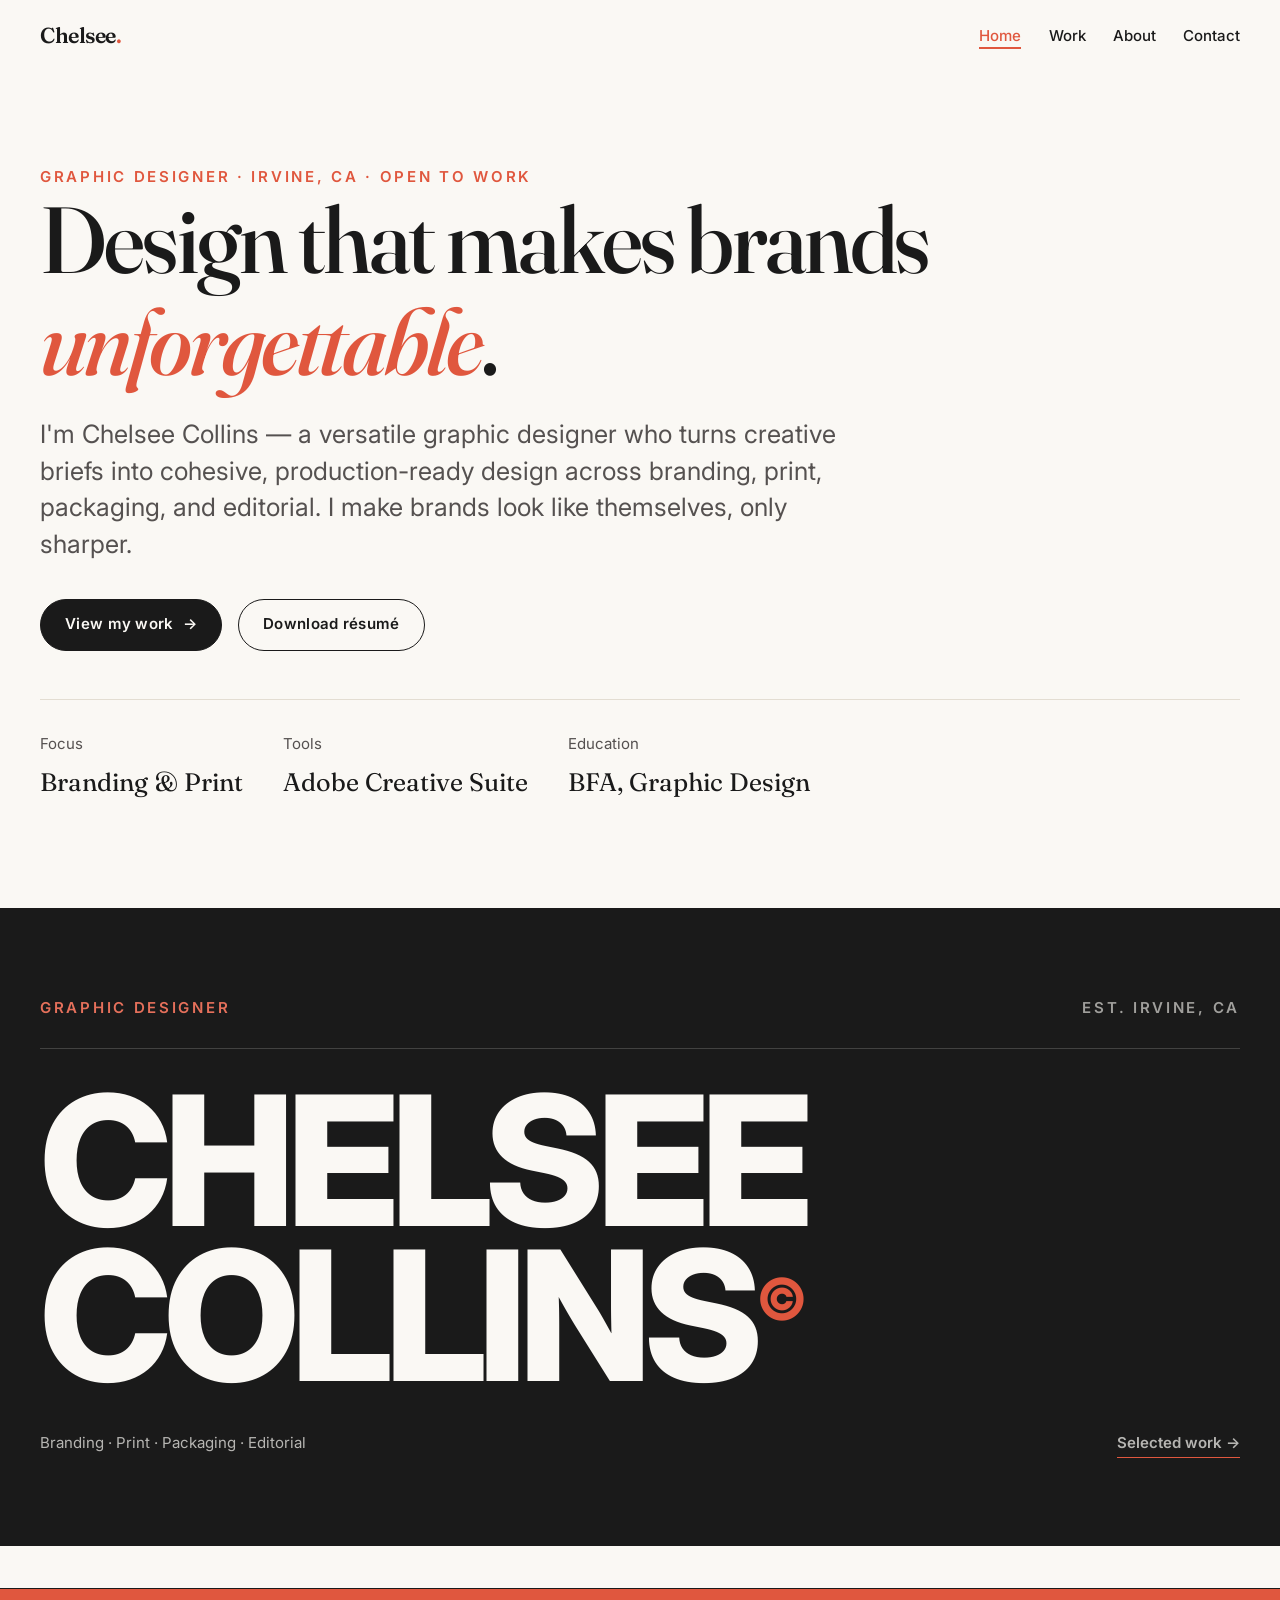
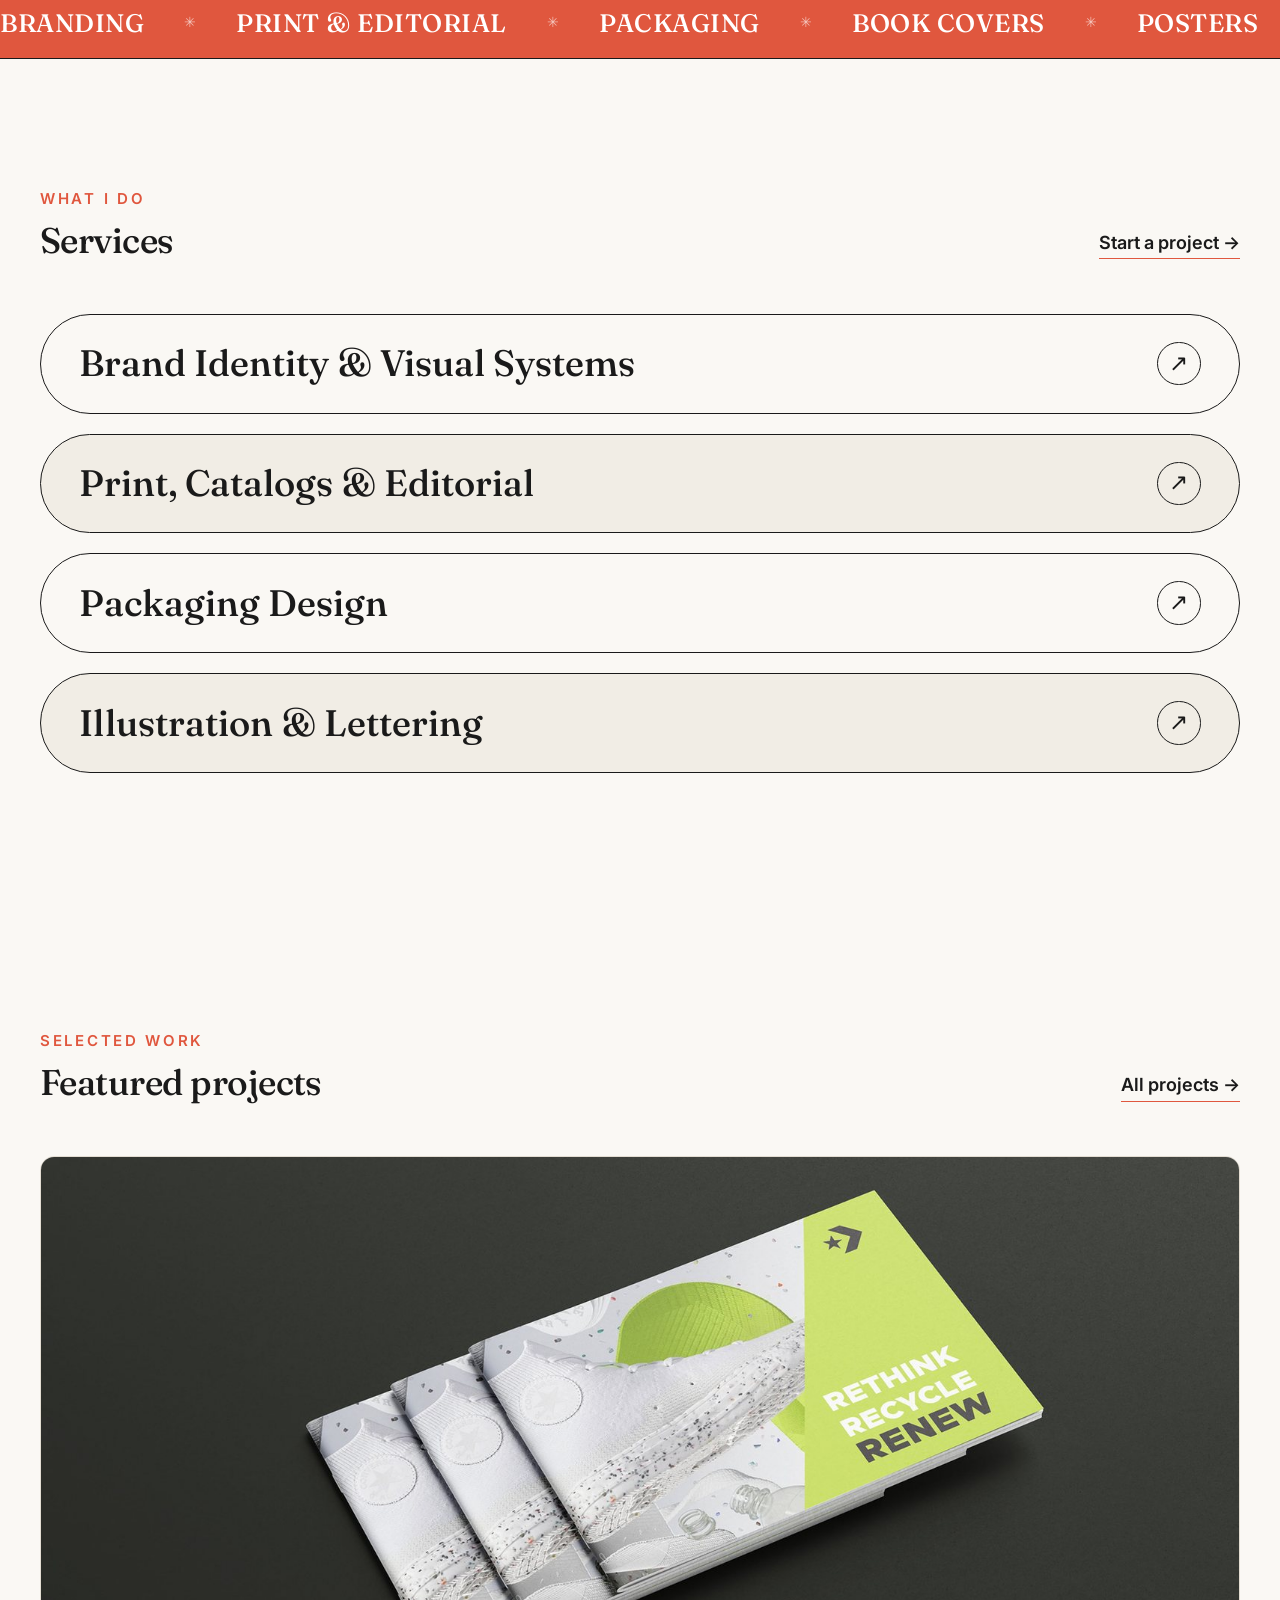
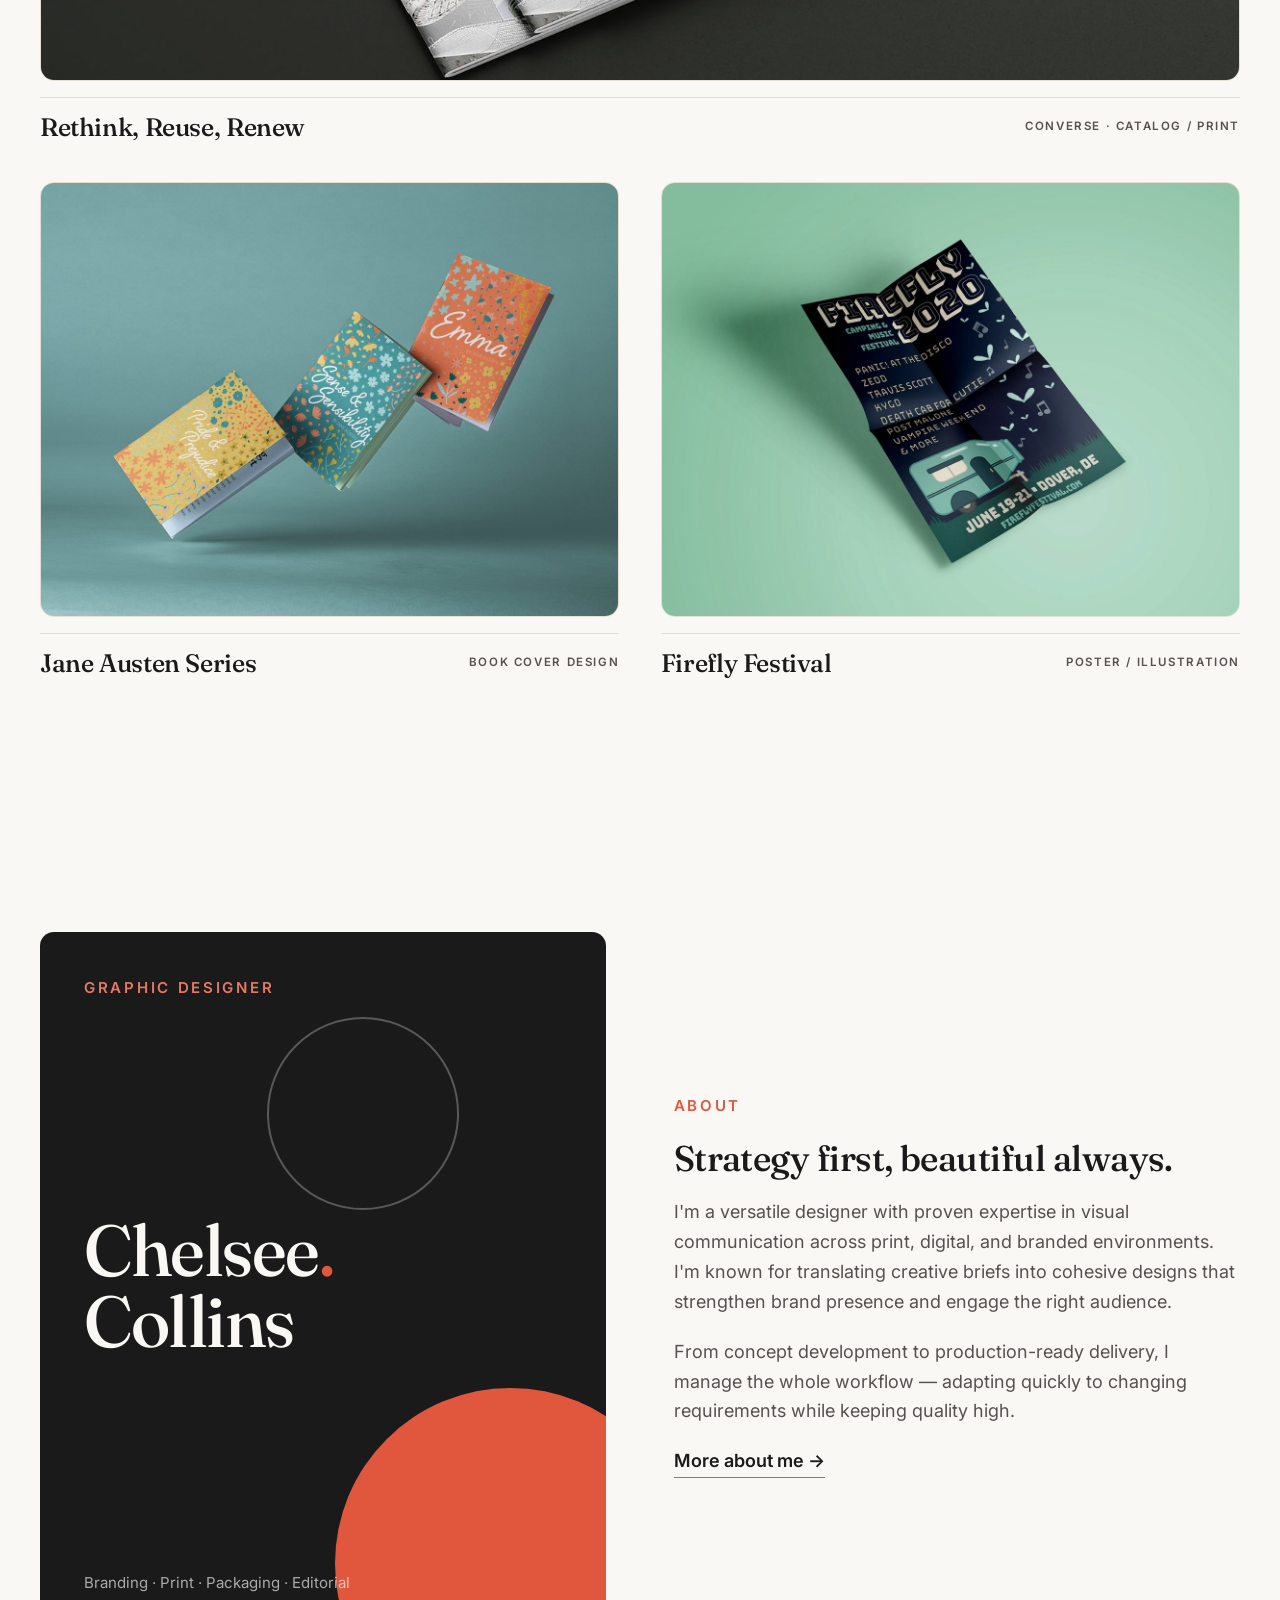
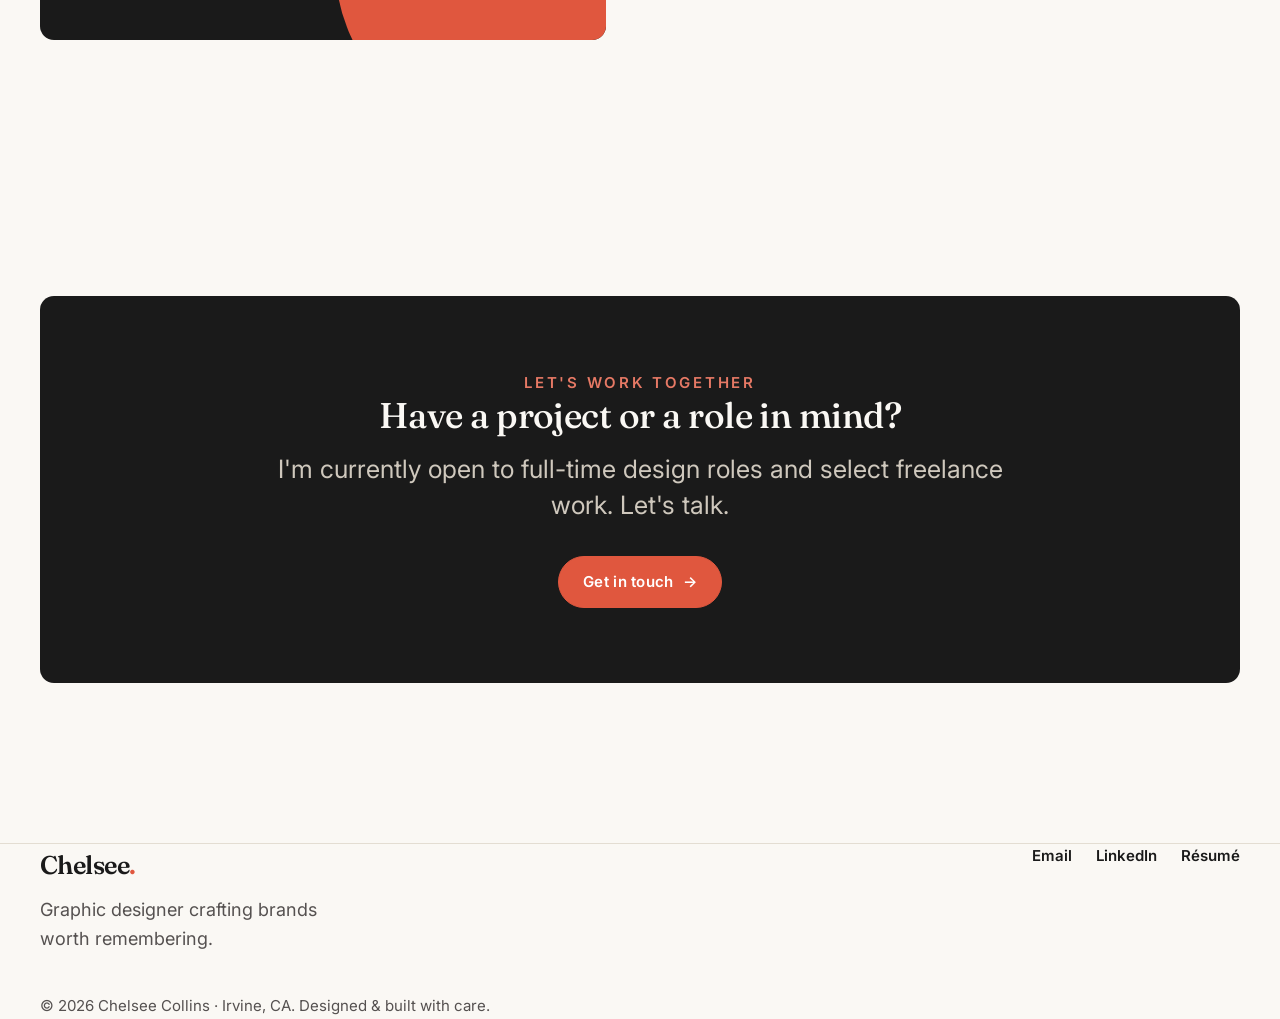
<file: index.html>
<!DOCTYPE html>
<html lang="en">
<head>
  <meta charset="UTF-8" />
  <meta name="viewport" content="width=device-width, initial-scale=1.0" />
  <title>Chelsee Collins — Graphic Designer</title>
  <meta name="description" content="Chelsee Collins is a graphic designer in Irvine, CA specializing in branding, print, packaging, and editorial design. View selected work and get in touch." />
  <link rel="icon" type="image/svg+xml" href="assets/img/favicon.svg" />

  <meta property="og:title" content="Chelsee Collins — Graphic Designer" />
  <meta property="og:description" content="Branding, print, packaging & editorial design portfolio." />
  <meta property="og:type" content="website" />
  <meta property="og:image" content="assets/work/books-hero.jpg" />

  <link rel="preconnect" href="https://fonts.googleapis.com" />
  <link rel="preconnect" href="https://fonts.gstatic.com" crossorigin />
  <link href="https://fonts.googleapis.com/css2?family=Fraunces:ital,opsz,wght@0,9..144,400;0,9..144,500;0,9..144,600;1,9..144,500&family=Inter:wght@400;500;600;700;800&display=swap" rel="stylesheet" />
  <link rel="stylesheet" href="css/style.css" />
</head>
<body>
  <a class="skip-link" href="#main">Skip to content</a>

  <header class="site-header">
    <div class="wrap nav">
      <a class="brand" href="index.html">Chelsee<span>.</span></a>
      <nav aria-label="Primary">
        <button class="nav-toggle" aria-expanded="false" aria-controls="nav-links" aria-label="Toggle menu"><span></span><span></span><span></span></button>
        <ul class="nav-links" id="nav-links">
          <li><a href="index.html" aria-current="page">Home</a></li>
          <li><a href="work.html">Work</a></li>
          <li><a href="about.html">About</a></li>
          <li><a href="contact.html">Contact</a></li>
        </ul>
      </nav>
    </div>
  </header>

  <main id="main">
    <!-- Hero -->
    <section class="hero wrap">
      <p class="eyebrow reveal">Graphic Designer · Irvine, CA · Open to work</p>
      <h1 class="display reveal">Design that makes brands <em>unforgettable</em>.</h1>
      <p class="lead reveal">I'm Chelsee Collins — a versatile graphic designer who turns creative briefs into cohesive, production-ready design across branding, print, packaging, and editorial. I make brands look like themselves, only sharper.</p>
      <div class="hero-actions reveal">
        <a class="btn" href="work.html">View my work <span class="arrow">→</span></a>
        <a class="btn btn--ghost" href="assets/Chelsee-Collins-Resume.pdf" download>Download résumé</a>
      </div>
      <dl class="hero-meta reveal">
        <div><dt>Focus</dt><dd>Branding &amp; Print</dd></div>
        <div><dt>Tools</dt><dd>Adobe Creative Suite</dd></div>
        <div><dt>Education</dt><dd>BFA, Graphic Design</dd></div>
      </dl>
    </section>

    <!-- Oversized wordmark band -->
    <section class="wordmark-band reveal" aria-label="Chelsee Collins">
      <div class="wrap">
        <p class="wm-top"><span>Graphic Designer</span><span>Est. Irvine, CA</span></p>
        <h2 class="wordmark">Chelsee<br />Collins<span class="reg">©</span></h2>
        <div class="wm-foot">
          <span>Branding · Print · Packaging · Editorial</span>
          <a href="work.html">Selected work →</a>
        </div>
      </div>
    </section>

    <!-- Scrolling marquee -->
    <div class="marquee" aria-hidden="true">
      <div class="marquee__track">
        <span>Branding</span><span class="sep">✳</span><span>Print &amp; Editorial</span><span class="sep">✳</span><span>Packaging</span><span class="sep">✳</span><span>Book Covers</span><span class="sep">✳</span><span>Posters</span><span class="sep">✳</span><span>Illustration</span><span class="sep">✳</span>
        <span>Branding</span><span class="sep">✳</span><span>Print &amp; Editorial</span><span class="sep">✳</span><span>Packaging</span><span class="sep">✳</span><span>Book Covers</span><span class="sep">✳</span><span>Posters</span><span class="sep">✳</span><span>Illustration</span><span class="sep">✳</span>
      </div>
    </div>

    <!-- What I do -->
    <section class="section wrap">
      <div class="section-head">
        <div>
          <p class="eyebrow reveal">What I do</p>
          <h2 class="reveal">Services</h2>
        </div>
        <a class="text-link reveal" href="contact.html">Start a project →</a>
      </div>
      <div class="do-list">
        <a class="do-pill reveal" href="work.html">Brand Identity &amp; Visual Systems <span class="ico">↗</span></a>
        <a class="do-pill reveal" href="work.html">Print, Catalogs &amp; Editorial <span class="ico">↗</span></a>
        <a class="do-pill reveal" href="work.html">Packaging Design <span class="ico">↗</span></a>
        <a class="do-pill reveal" href="work.html">Illustration &amp; Lettering <span class="ico">↗</span></a>
      </div>
    </section>

    <!-- Featured work -->
    <section class="section wrap">
      <div class="section-head">
        <div>
          <p class="eyebrow reveal">Selected work</p>
          <h2 class="reveal">Featured projects</h2>
        </div>
        <a class="text-link reveal" href="work.html">All projects →</a>
      </div>

      <div class="work-grid featured">
        <a class="project-card reveal" href="project-converse.html">
          <div class="thumb"><img src="assets/work/brochure-hero.jpg" alt="Converse Rethink, Reuse, Renew sustainable sneaker catalog" loading="lazy" /></div>
          <div class="meta"><h3>Rethink, Reuse, Renew</h3><p class="tags">Converse · Catalog / Print</p></div>
        </a>
        <a class="project-card reveal" href="project-austen.html">
          <div class="thumb"><img src="assets/work/books-cover.jpg" alt="Jane Austen book cover series" loading="lazy" /></div>
          <div class="meta"><h3>Jane Austen Series</h3><p class="tags">Book Cover Design</p></div>
        </a>
        <a class="project-card reveal" href="project-firefly.html">
          <div class="thumb"><img src="assets/work/poster-cover.jpg" alt="Firefly 2020 music festival poster" loading="lazy" /></div>
          <div class="meta"><h3>Firefly Festival</h3><p class="tags">Poster / Illustration</p></div>
        </a>
      </div>
    </section>

    <!-- About preview -->
    <section class="section wrap">
      <div class="split">
        <div class="brand-card reveal">
          <span class="bc-blob bc-blob--1"></span>
          <span class="bc-blob bc-blob--2"></span>
          <span class="bc-eyebrow">Graphic Designer</span>
          <span class="bc-name">Chelsee<b>.</b><br>Collins</span>
          <span class="bc-foot">Branding · Print · Packaging · Editorial</span>
        </div>
        <div class="stack reveal">
          <p class="eyebrow">About</p>
          <h2>Strategy first, beautiful always.</h2>
          <p class="muted">I'm a versatile designer with proven expertise in visual communication across print, digital, and branded environments. I'm known for translating creative briefs into cohesive designs that strengthen brand presence and engage the right audience.</p>
          <p class="muted">From concept development to production-ready delivery, I manage the whole workflow — adapting quickly to changing requirements while keeping quality high.</p>
          <a class="text-link" href="about.html">More about me →</a>
        </div>
      </div>
    </section>

    <!-- CTA -->
    <section class="section wrap">
      <div class="cta-band reveal">
        <p class="eyebrow">Let's work together</p>
        <h2>Have a project or a role in mind?</h2>
        <p class="lead" style="color:#cfc8bd;max-width:46ch;margin:1rem auto 2rem;">I'm currently open to full-time design roles and select freelance work. Let's talk.</p>
        <a class="btn" href="contact.html">Get in touch <span class="arrow">→</span></a>
      </div>
    </section>
  </main>

  <footer class="site-footer">
    <div class="wrap">
      <div class="footer-grid">
        <div>
          <a class="brand" href="index.html">Chelsee<span>.</span></a>
          <p class="muted" style="margin-top:0.5rem;max-width:30ch;">Graphic designer crafting brands worth remembering.</p>
        </div>
        <nav class="footer-social" aria-label="Social">
          <a href="mailto:chelseecollins1@gmail.com">Email</a>
          <a href="https://www.linkedin.com/in/chelsee-collins" target="_blank" rel="noopener">LinkedIn</a>
          <a href="assets/Chelsee-Collins-Resume.pdf" download>Résumé</a>
        </nav>
      </div>
      <p class="footer-bottom">© <span data-year>2026</span> Chelsee Collins · Irvine, CA. Designed &amp; built with care.</p>
    </div>
  </footer>

  <script src="js/main.js"></script>
</body>
</html>
</file>
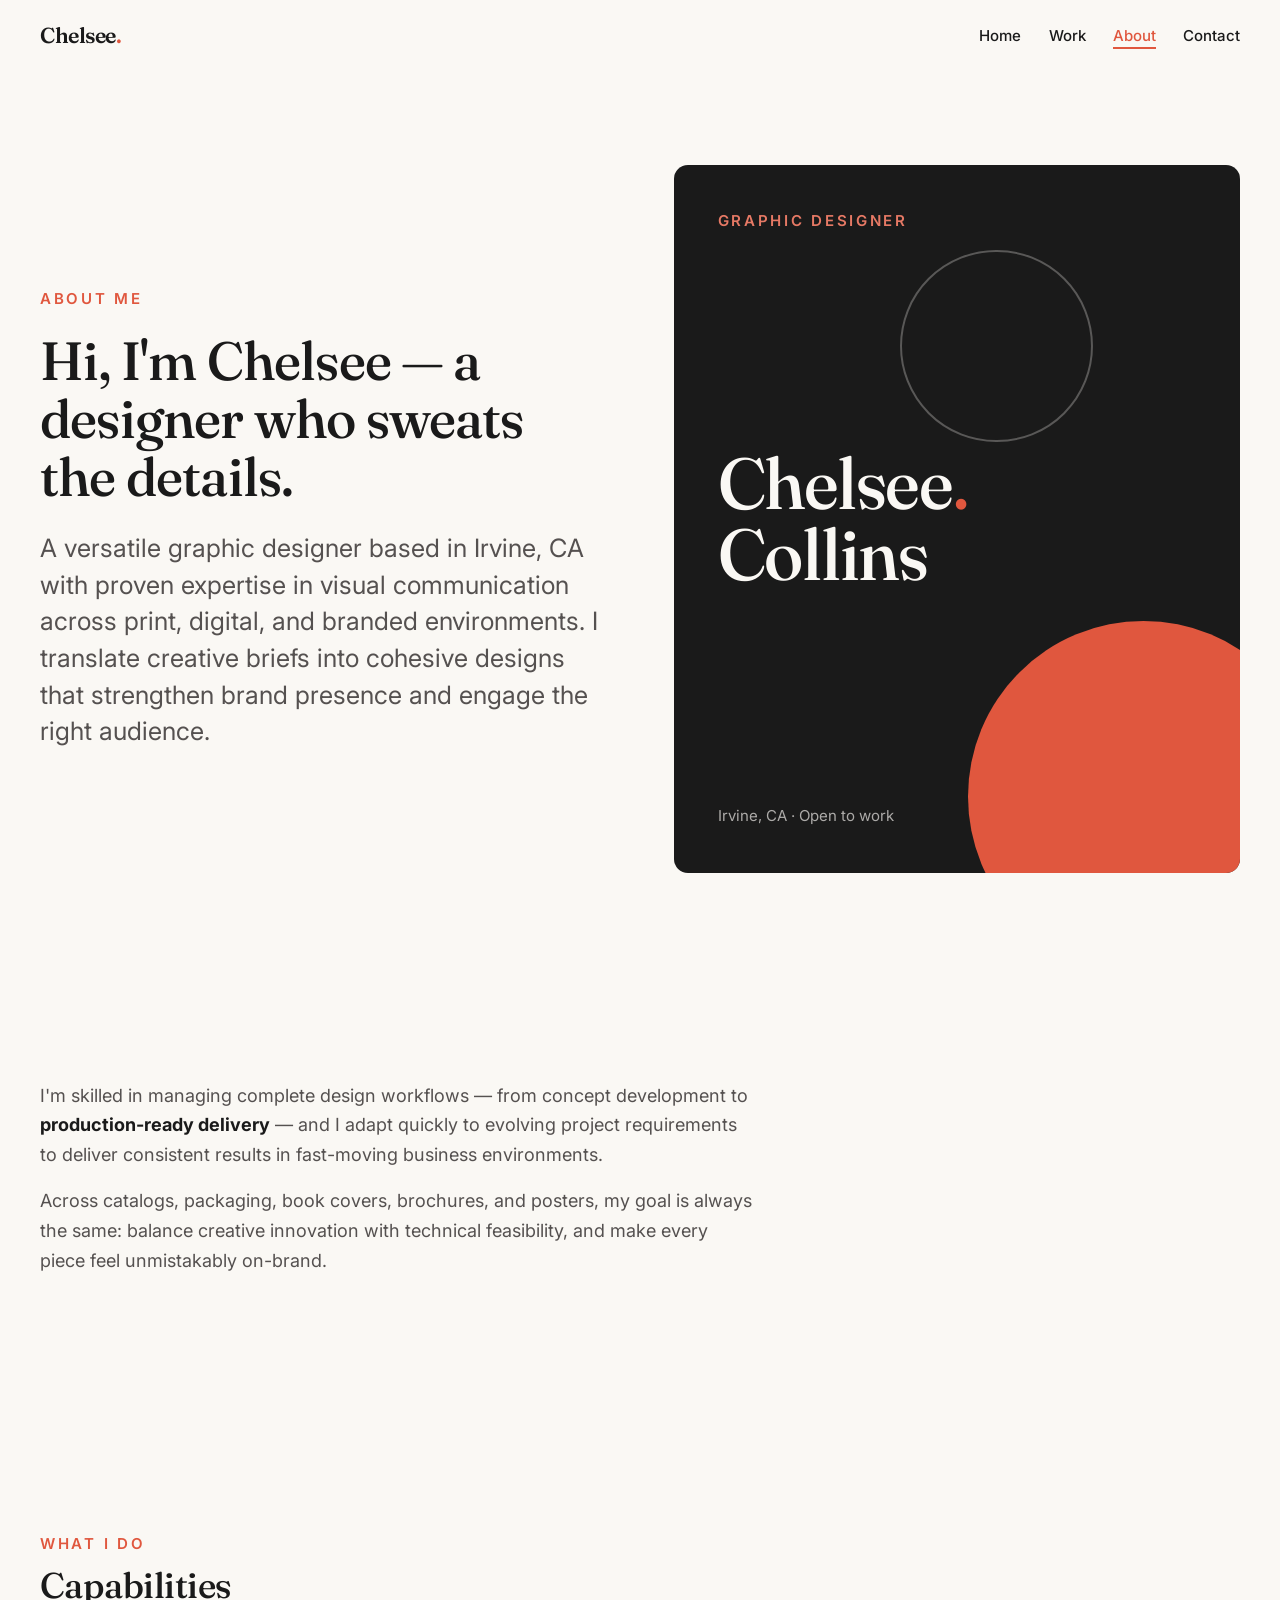
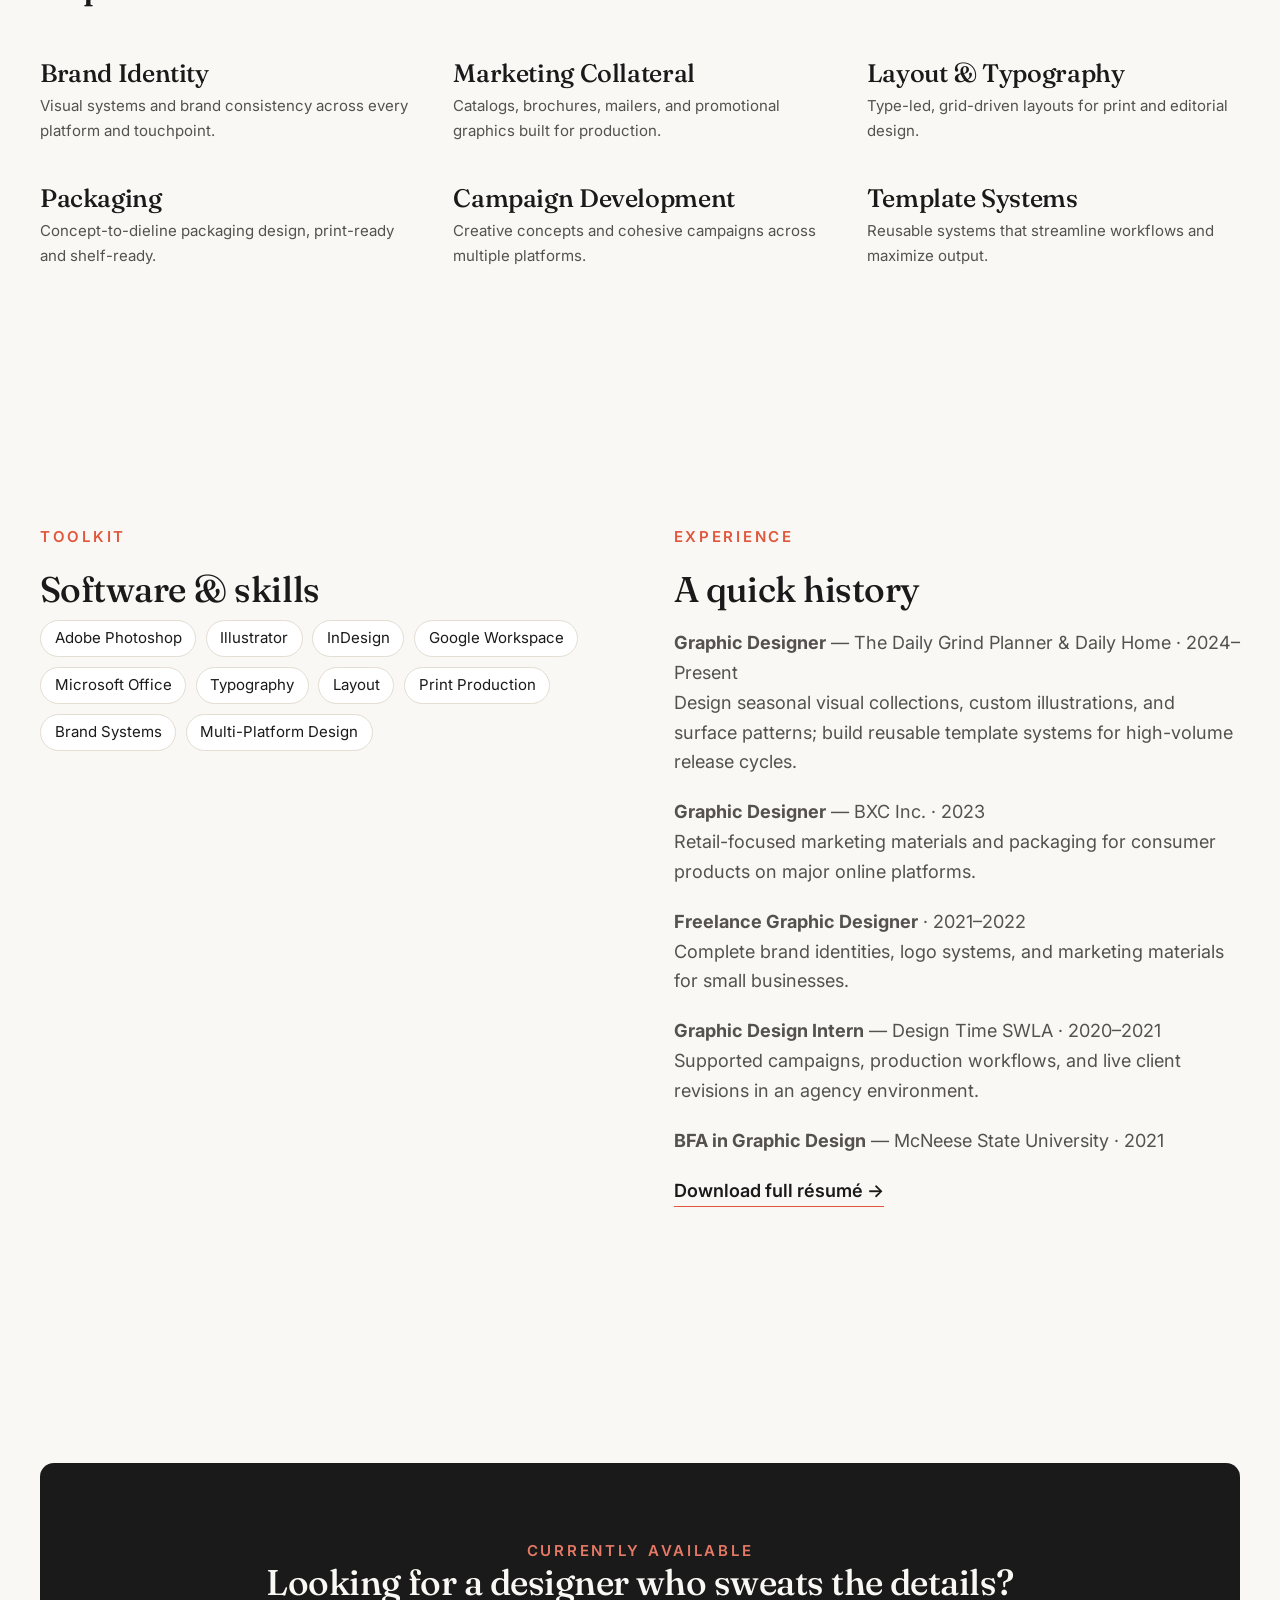
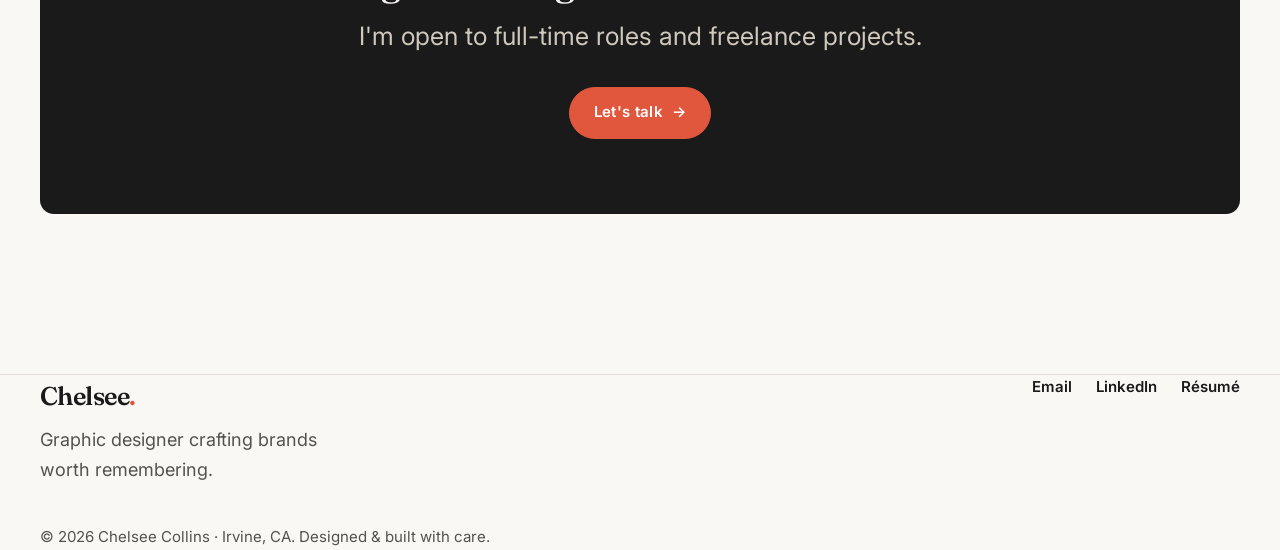
<file: about.html>
<!DOCTYPE html>
<html lang="en">
<head>
  <meta charset="UTF-8" />
  <meta name="viewport" content="width=device-width, initial-scale=1.0" />
  <title>About — Chelsee Collins</title>
  <meta name="description" content="About Chelsee Collins — graphic designer in Irvine, CA. BFA in Graphic Design from McNeese State University. Skills, tools, and experience." />
  <link rel="icon" type="image/svg+xml" href="assets/img/favicon.svg" />
  <link rel="preconnect" href="https://fonts.googleapis.com" />
  <link rel="preconnect" href="https://fonts.gstatic.com" crossorigin />
  <link href="https://fonts.googleapis.com/css2?family=Fraunces:ital,opsz,wght@0,9..144,400;0,9..144,500;0,9..144,600;1,9..144,500&family=Inter:wght@400;500;600;700;800&display=swap" rel="stylesheet" />
  <link rel="stylesheet" href="css/style.css" />
</head>
<body>
  <a class="skip-link" href="#main">Skip to content</a>
  <header class="site-header">
    <div class="wrap nav">
      <a class="brand" href="index.html">Chelsee<span>.</span></a>
      <nav aria-label="Primary">
        <button class="nav-toggle" aria-expanded="false" aria-controls="nav-links" aria-label="Toggle menu"><span></span><span></span><span></span></button>
        <ul class="nav-links" id="nav-links">
          <li><a href="index.html">Home</a></li>
          <li><a href="work.html">Work</a></li>
          <li><a href="about.html" aria-current="page">About</a></li>
          <li><a href="contact.html">Contact</a></li>
        </ul>
      </nav>
    </div>
  </header>

  <main id="main">
    <section class="hero wrap">
      <div class="split">
        <div class="stack reveal">
          <p class="eyebrow">About me</p>
          <h1>Hi, I'm Chelsee — a designer who sweats the details.</h1>
          <p class="lead">A versatile graphic designer based in Irvine, CA with proven expertise in visual communication across print, digital, and branded environments. I translate creative briefs into cohesive designs that strengthen brand presence and engage the right audience.</p>
        </div>
        <div class="brand-card reveal">
          <span class="bc-blob bc-blob--1"></span>
          <span class="bc-blob bc-blob--2"></span>
          <span class="bc-eyebrow">Graphic Designer</span>
          <span class="bc-name">Chelsee<b>.</b><br>Collins</span>
          <span class="bc-foot">Irvine, CA · Open to work</span>
        </div>
      </div>
    </section>

    <section class="section wrap">
      <div class="prose reveal">
        <p class="muted" style="font-size:var(--step-0);">I'm skilled in managing complete design workflows — from concept development to <strong>production-ready delivery</strong> — and I adapt quickly to evolving project requirements to deliver consistent results in fast-moving business environments.</p>
        <p class="muted">Across catalogs, packaging, book covers, brochures, and posters, my goal is always the same: balance creative innovation with technical feasibility, and make every piece feel unmistakably on-brand.</p>
      </div>
    </section>

    <!-- Capabilities -->
    <section class="section wrap">
      <div class="section-head"><div><p class="eyebrow reveal">What I do</p><h2 class="reveal">Capabilities</h2></div></div>
      <div class="cols-3">
        <div class="skill reveal"><h3>Brand Identity</h3><p>Visual systems and brand consistency across every platform and touchpoint.</p></div>
        <div class="skill reveal"><h3>Marketing Collateral</h3><p>Catalogs, brochures, mailers, and promotional graphics built for production.</p></div>
        <div class="skill reveal"><h3>Layout &amp; Typography</h3><p>Type-led, grid-driven layouts for print and editorial design.</p></div>
        <div class="skill reveal"><h3>Packaging</h3><p>Concept-to-dieline packaging design, print-ready and shelf-ready.</p></div>
        <div class="skill reveal"><h3>Campaign Development</h3><p>Creative concepts and cohesive campaigns across multiple platforms.</p></div>
        <div class="skill reveal"><h3>Template Systems</h3><p>Reusable systems that streamline workflows and maximize output.</p></div>
      </div>
    </section>

    <!-- Toolkit + Experience -->
    <section class="section wrap">
      <div class="split" style="align-items:flex-start;">
        <div class="stack reveal">
          <p class="eyebrow">Toolkit</p>
          <h2>Software &amp; skills</h2>
          <div class="chips">
            <span class="chip">Adobe Photoshop</span><span class="chip">Illustrator</span><span class="chip">InDesign</span>
            <span class="chip">Google Workspace</span><span class="chip">Microsoft Office</span>
            <span class="chip">Typography</span><span class="chip">Layout</span><span class="chip">Print Production</span>
            <span class="chip">Brand Systems</span><span class="chip">Multi-Platform Design</span>
          </div>
        </div>
        <div class="stack reveal">
          <p class="eyebrow">Experience</p>
          <h2>A quick history</h2>
          <p class="muted"><strong>Graphic Designer</strong> — The Daily Grind Planner &amp; Daily Home · 2024–Present<br />Design seasonal visual collections, custom illustrations, and surface patterns; build reusable template systems for high-volume release cycles.</p>
          <p class="muted"><strong>Graphic Designer</strong> — BXC Inc. · 2023<br />Retail-focused marketing materials and packaging for consumer products on major online platforms.</p>
          <p class="muted"><strong>Freelance Graphic Designer</strong> · 2021–2022<br />Complete brand identities, logo systems, and marketing materials for small businesses.</p>
          <p class="muted"><strong>Graphic Design Intern</strong> — Design Time SWLA · 2020–2021<br />Supported campaigns, production workflows, and live client revisions in an agency environment.</p>
          <p class="muted"><strong>BFA in Graphic Design</strong> — McNeese State University · 2021</p>
          <a class="text-link" href="assets/Chelsee-Collins-Resume.pdf" download>Download full résumé →</a>
        </div>
      </div>
    </section>

    <section class="section wrap">
      <div class="cta-band reveal">
        <p class="eyebrow">Currently available</p>
        <h2>Looking for a designer who sweats the details?</h2>
        <p class="lead" style="color:#cfc8bd;max-width:46ch;margin:1rem auto 2rem;">I'm open to full-time roles and freelance projects.</p>
        <a class="btn" href="contact.html">Let's talk <span class="arrow">→</span></a>
      </div>
    </section>
  </main>

  <footer class="site-footer">
    <div class="wrap">
      <div class="footer-grid">
        <div>
          <a class="brand" href="index.html">Chelsee<span>.</span></a>
          <p class="muted" style="margin-top:0.5rem;max-width:30ch;">Graphic designer crafting brands worth remembering.</p>
        </div>
        <nav class="footer-social" aria-label="Social">
          <a href="mailto:chelseecollins1@gmail.com">Email</a>
          <a href="https://www.linkedin.com/in/chelsee-collins" target="_blank" rel="noopener">LinkedIn</a>
          <a href="assets/Chelsee-Collins-Resume.pdf" download>Résumé</a>
        </nav>
      </div>
      <p class="footer-bottom">© <span data-year>2026</span> Chelsee Collins · Irvine, CA. Designed &amp; built with care.</p>
    </div>
  </footer>
  <script src="js/main.js"></script>
</body>
</html>
</file>
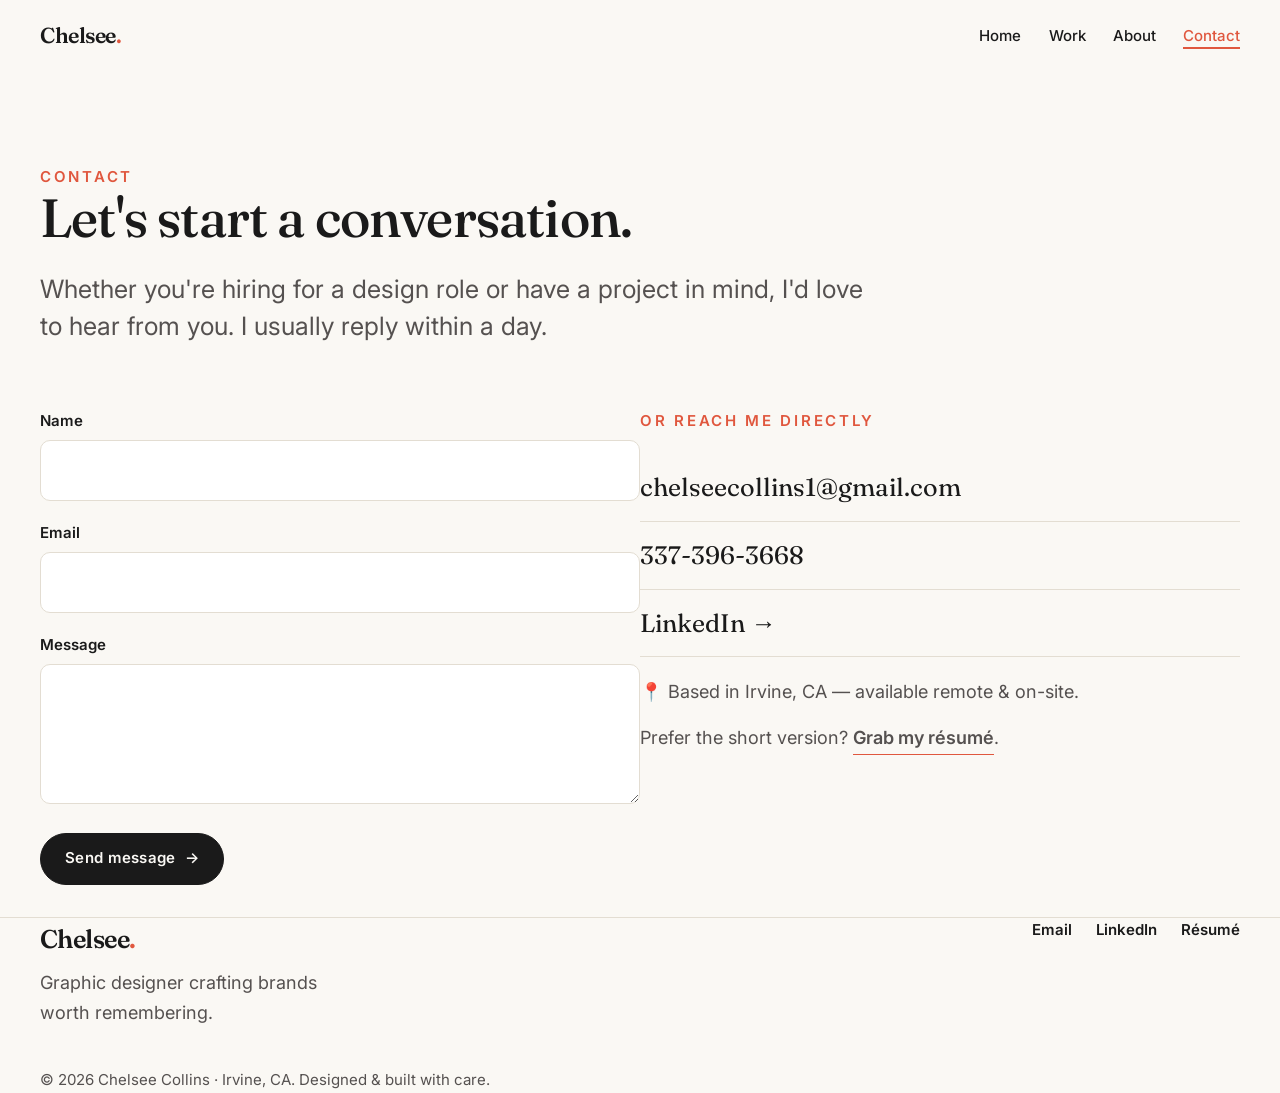
<file: contact.html>
<!DOCTYPE html>
<html lang="en">
<head>
  <meta charset="UTF-8" />
  <meta name="viewport" content="width=device-width, initial-scale=1.0" />
  <title>Contact — Chelsee Collins</title>
  <meta name="description" content="Get in touch with Chelsee Collins for full-time graphic design roles or freelance projects. Based in Irvine, CA." />
  <link rel="icon" type="image/svg+xml" href="assets/img/favicon.svg" />
  <link rel="preconnect" href="https://fonts.googleapis.com" />
  <link rel="preconnect" href="https://fonts.gstatic.com" crossorigin />
  <link href="https://fonts.googleapis.com/css2?family=Fraunces:ital,opsz,wght@0,9..144,400;0,9..144,500;0,9..144,600;1,9..144,500&family=Inter:wght@400;500;600;700;800&display=swap" rel="stylesheet" />
  <link rel="stylesheet" href="css/style.css" />
</head>
<body>
  <a class="skip-link" href="#main">Skip to content</a>
  <header class="site-header">
    <div class="wrap nav">
      <a class="brand" href="index.html">Chelsee<span>.</span></a>
      <nav aria-label="Primary">
        <button class="nav-toggle" aria-expanded="false" aria-controls="nav-links" aria-label="Toggle menu"><span></span><span></span><span></span></button>
        <ul class="nav-links" id="nav-links">
          <li><a href="index.html">Home</a></li>
          <li><a href="work.html">Work</a></li>
          <li><a href="about.html">About</a></li>
          <li><a href="contact.html" aria-current="page">Contact</a></li>
        </ul>
      </nav>
    </div>
  </header>

  <main id="main">
    <section class="hero wrap">
      <p class="eyebrow reveal">Contact</p>
      <h1 class="reveal">Let's start a conversation.</h1>
      <p class="lead reveal" style="max-width:52ch;">Whether you're hiring for a design role or have a project in mind, I'd love to hear from you. I usually reply within a day.</p>
    </section>

    <section class="wrap" style="padding-bottom:clamp(3.5rem,2rem+8vw,8rem);">
      <div class="contact-grid">
        <form class="reveal" data-contact-form novalidate>
          <div class="field">
            <label for="name">Name</label>
            <input id="name" name="name" type="text" autocomplete="name" required />
          </div>
          <div class="field">
            <label for="email">Email</label>
            <input id="email" name="email" type="email" autocomplete="email" required />
          </div>
          <div class="field">
            <label for="message">Message</label>
            <textarea id="message" name="message" required></textarea>
          </div>
          <button class="btn" type="submit">Send message <span class="arrow">→</span></button>
          <p class="muted" data-form-note hidden style="margin-top:1rem;font-size:var(--step--1);"></p>
        </form>

        <div class="stack reveal">
          <p class="eyebrow">Or reach me directly</p>
          <nav class="contact-list" aria-label="Contact methods">
            <a href="mailto:chelseecollins1@gmail.com">chelseecollins1@gmail.com</a>
            <a href="tel:+13373963668">337-396-3668</a>
            <a href="https://www.linkedin.com/in/chelsee-collins" target="_blank" rel="noopener">LinkedIn →</a>
          </nav>
          <p class="muted" style="margin-top:1.25rem;">📍 Based in Irvine, CA — available remote &amp; on-site.</p>
          <p class="muted" style="margin-top:1rem;">Prefer the short version? <a class="text-link" href="assets/Chelsee-Collins-Resume.pdf" download>Grab my résumé</a>.</p>
        </div>
      </div>
    </section>
  </main>

  <footer class="site-footer">
    <div class="wrap">
      <div class="footer-grid">
        <div>
          <a class="brand" href="index.html">Chelsee<span>.</span></a>
          <p class="muted" style="margin-top:0.5rem;max-width:30ch;">Graphic designer crafting brands worth remembering.</p>
        </div>
        <nav class="footer-social" aria-label="Social">
          <a href="mailto:chelseecollins1@gmail.com">Email</a>
          <a href="https://www.linkedin.com/in/chelsee-collins" target="_blank" rel="noopener">LinkedIn</a>
          <a href="assets/Chelsee-Collins-Resume.pdf" download>Résumé</a>
        </nav>
      </div>
      <p class="footer-bottom">© <span data-year>2026</span> Chelsee Collins · Irvine, CA. Designed &amp; built with care.</p>
    </div>
  </footer>
  <script src="js/main.js"></script>
</body>
</html>
</file>
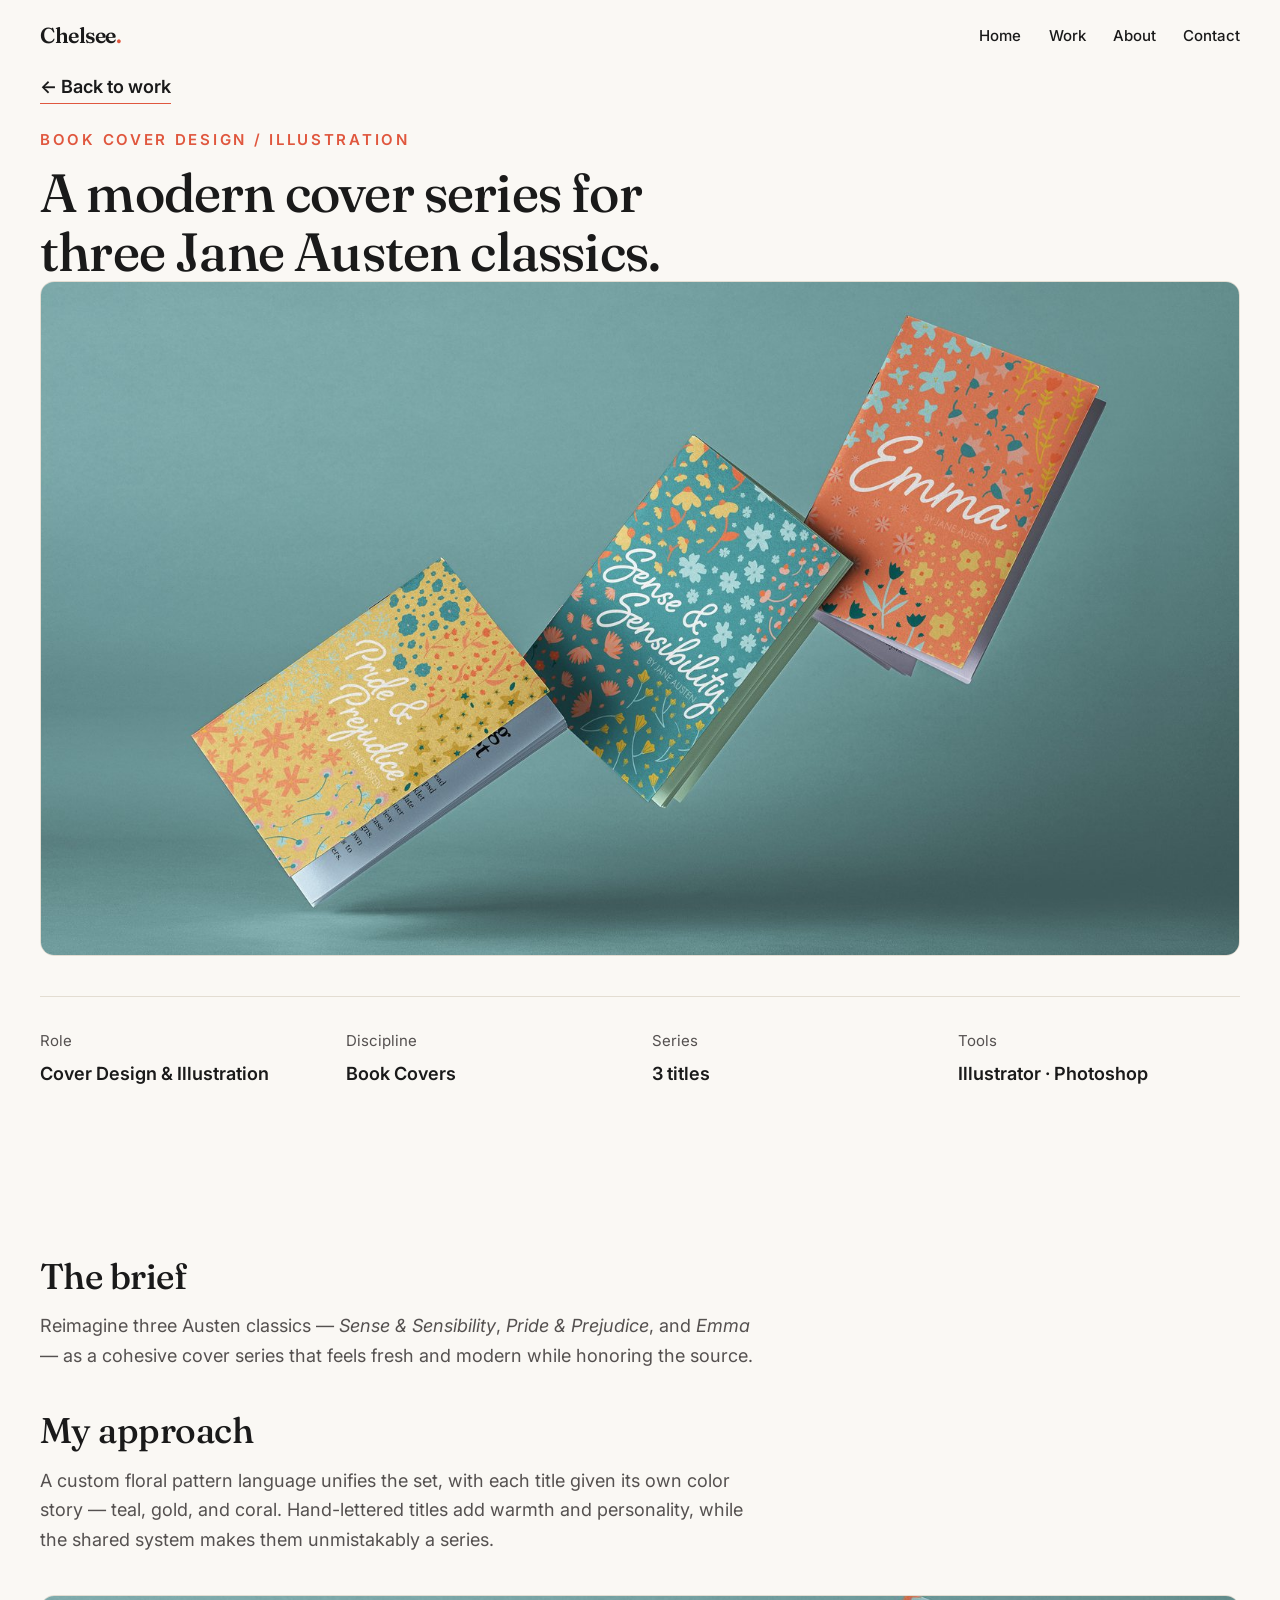
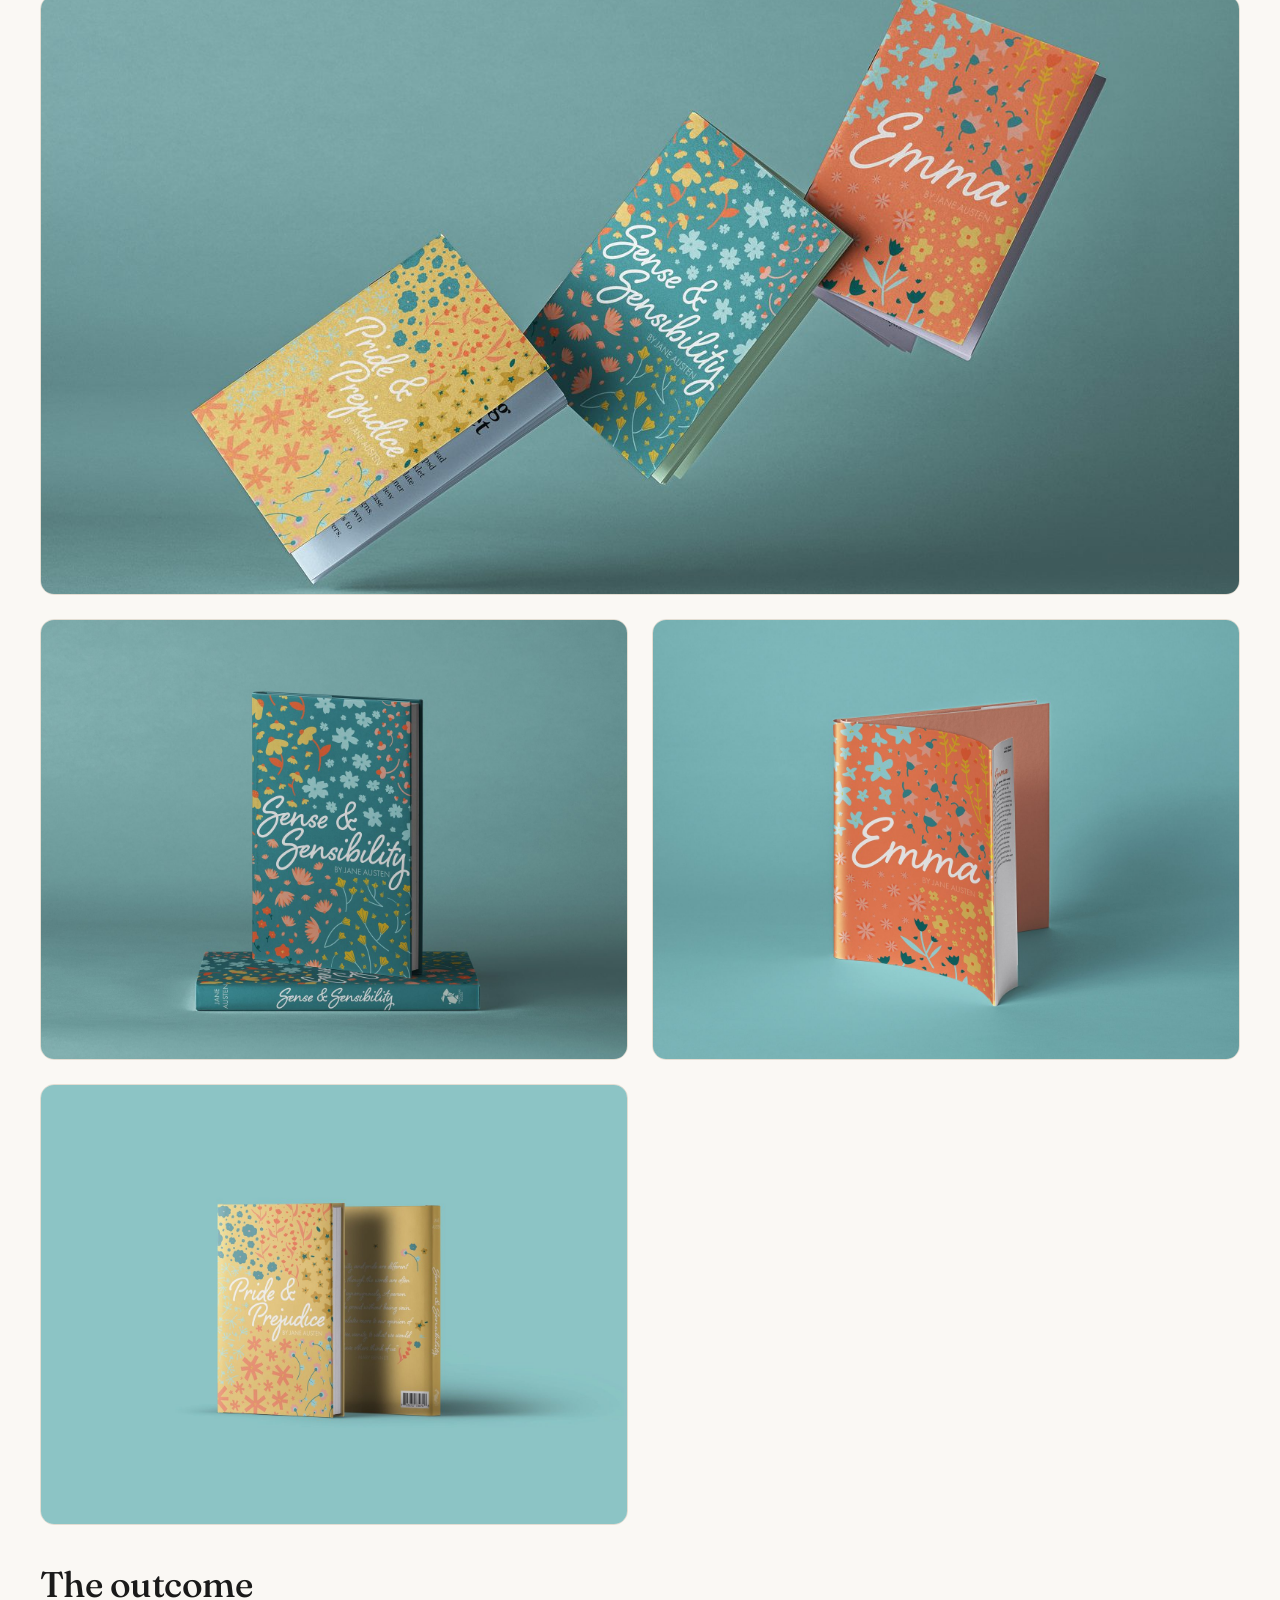
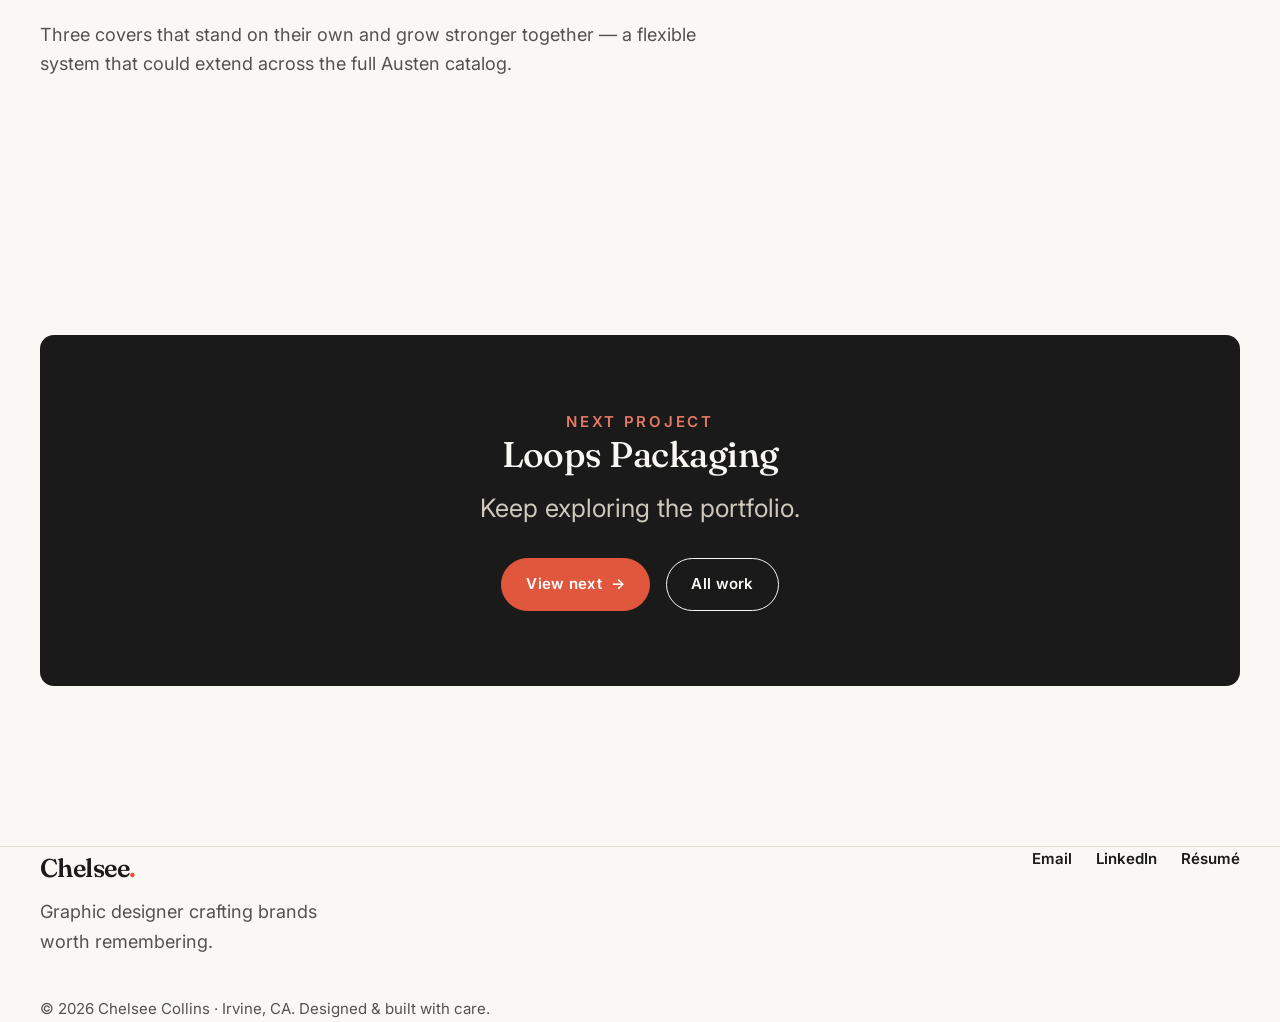
<file: project-austen.html>
<!DOCTYPE html>
<html lang="en">
<head>
  <meta charset="UTF-8" />
  <meta name="viewport" content="width=device-width, initial-scale=1.0" />
  <title>Jane Austen — Book Cover Series · Chelsee Collins</title>
  <meta name="description" content="Reimagine three Austen classics — Sense & Sensibility, Pride & Prejudice, and Emma — as a cohesive cover series that feels fresh and modern while honoring " />
  <link rel="icon" type="image/svg+xml" href="assets/img/favicon.svg" />
  <meta property="og:title" content="Jane Austen — Book Cover Series · Chelsee Collins" />
  <meta property="og:image" content="assets/work/books-hero.jpg" />
  <link rel="preconnect" href="https://fonts.googleapis.com" />
  <link rel="preconnect" href="https://fonts.gstatic.com" crossorigin />
  <link href="https://fonts.googleapis.com/css2?family=Fraunces:ital,opsz,wght@0,9..144,400;0,9..144,500;0,9..144,600;1,9..144,500&family=Inter:wght@400;500;600;700;800&display=swap" rel="stylesheet" />
  <link rel="stylesheet" href="css/style.css" />
</head>
<body>
  <a class="skip-link" href="#main">Skip to content</a>
  <header class="site-header">
    <div class="wrap nav">
      <a class="brand" href="index.html">Chelsee<span>.</span></a>
      <nav aria-label="Primary">
        <button class="nav-toggle" aria-expanded="false" aria-controls="nav-links" aria-label="Toggle menu"><span></span><span></span><span></span></button>
        <ul class="nav-links" id="nav-links">
          <li><a href="index.html">Home</a></li>
          <li><a href="work.html">Work</a></li>
          <li><a href="about.html">About</a></li>
          <li><a href="contact.html">Contact</a></li>
        </ul>
      </nav>
    </div>
  </header>
  <main id="main">
    <article>
      <section class="case-hero wrap">
        <a class="text-link" href="work.html">← Back to work</a>
        <p class="eyebrow reveal" style="margin-top:1.5rem;">Book Cover Design / Illustration</p>
        <h1 class="reveal">A modern cover series for three Jane Austen classics.</h1>
        <div class="case-cover reveal"><img src="assets/work/books-hero.jpg" alt="Jane Austen book cover series — Sense and Sensibility, Pride and Prejudice, Emma" /></div>
        <dl class="case-facts reveal">
          <div><dt>Role</dt><dd>Cover Design & Illustration</dd></div>
          <div><dt>Discipline</dt><dd>Book Covers</dd></div>
          <div><dt>Series</dt><dd>3 titles</dd></div>
          <div><dt>Tools</dt><dd>Illustrator · Photoshop</dd></div>
        </dl>
      </section>

      <section class="section wrap">
        <div class="prose reveal">
          <h2>The brief</h2>
          <p>Reimagine three Austen classics — <em>Sense &amp; Sensibility</em>, <em>Pride &amp; Prejudice</em>, and <em>Emma</em> — as a cohesive cover series that feels fresh and modern while honoring the source.</p>
          <h2>My approach</h2>
          <p>A custom floral pattern language unifies the set, with each title given its own color story — teal, gold, and coral. Hand-lettered titles add warmth and personality, while the shared system makes them unmistakably a series.</p>
        </div>

        <div class="gallery reveal">
          <img class="wide" src="assets/work/books-4.jpg" alt="Jane Austen book cover series — Sense and Sensibility, Pride and Prejudice, Emma" loading="lazy" />
          <img src="assets/work/books-1.jpg" alt="Jane Austen book cover series — Sense and Sensibility, Pride and Prejudice, Emma" loading="lazy" />
          <img src="assets/work/books-3.jpg" alt="Jane Austen book cover series — Sense and Sensibility, Pride and Prejudice, Emma" loading="lazy" />
          <img src="assets/work/books-2.jpg" alt="Jane Austen book cover series — Sense and Sensibility, Pride and Prejudice, Emma" loading="lazy" />
        </div>

        <div class="prose reveal">
          <h2>The outcome</h2>
          <p>Three covers that stand on their own and grow stronger together — a flexible system that could extend across the full Austen catalog.</p>
        </div>
      </section>

      <section class="section wrap">
        <div class="cta-band reveal">
          <p class="eyebrow">Next project</p>
          <h2>Loops Packaging</h2>
          <p class="lead" style="color:#cfc8bd;max-width:42ch;margin:1rem auto 2rem;">Keep exploring the portfolio.</p>
          <div style="display:flex;gap:1rem;justify-content:center;flex-wrap:wrap;">
            <a class="btn" href="project-loops.html">View next <span class="arrow">→</span></a>
            <a class="btn btn--ghost" href="work.html" style="background:transparent;color:#faf8f4;border-color:#faf8f4;">All work</a>
          </div>
        </div>
      </section>
    </article>
  </main>
  <footer class="site-footer">
    <div class="wrap">
      <div class="footer-grid">
        <div>
          <a class="brand" href="index.html">Chelsee<span>.</span></a>
          <p class="muted" style="margin-top:0.5rem;max-width:30ch;">Graphic designer crafting brands worth remembering.</p>
        </div>
        <nav class="footer-social" aria-label="Social">
          <a href="mailto:chelseecollins1@gmail.com">Email</a>
          <a href="https://www.linkedin.com/in/chelsee-collins" target="_blank" rel="noopener">LinkedIn</a>
          <a href="assets/Chelsee-Collins-Resume.pdf" download>Résumé</a>
        </nav>
      </div>
      <p class="footer-bottom">© <span data-year>2026</span> Chelsee Collins · Irvine, CA. Designed &amp; built with care.</p>
    </div>
  </footer>
  <script src="js/main.js"></script>
</body>
</html>
</file>
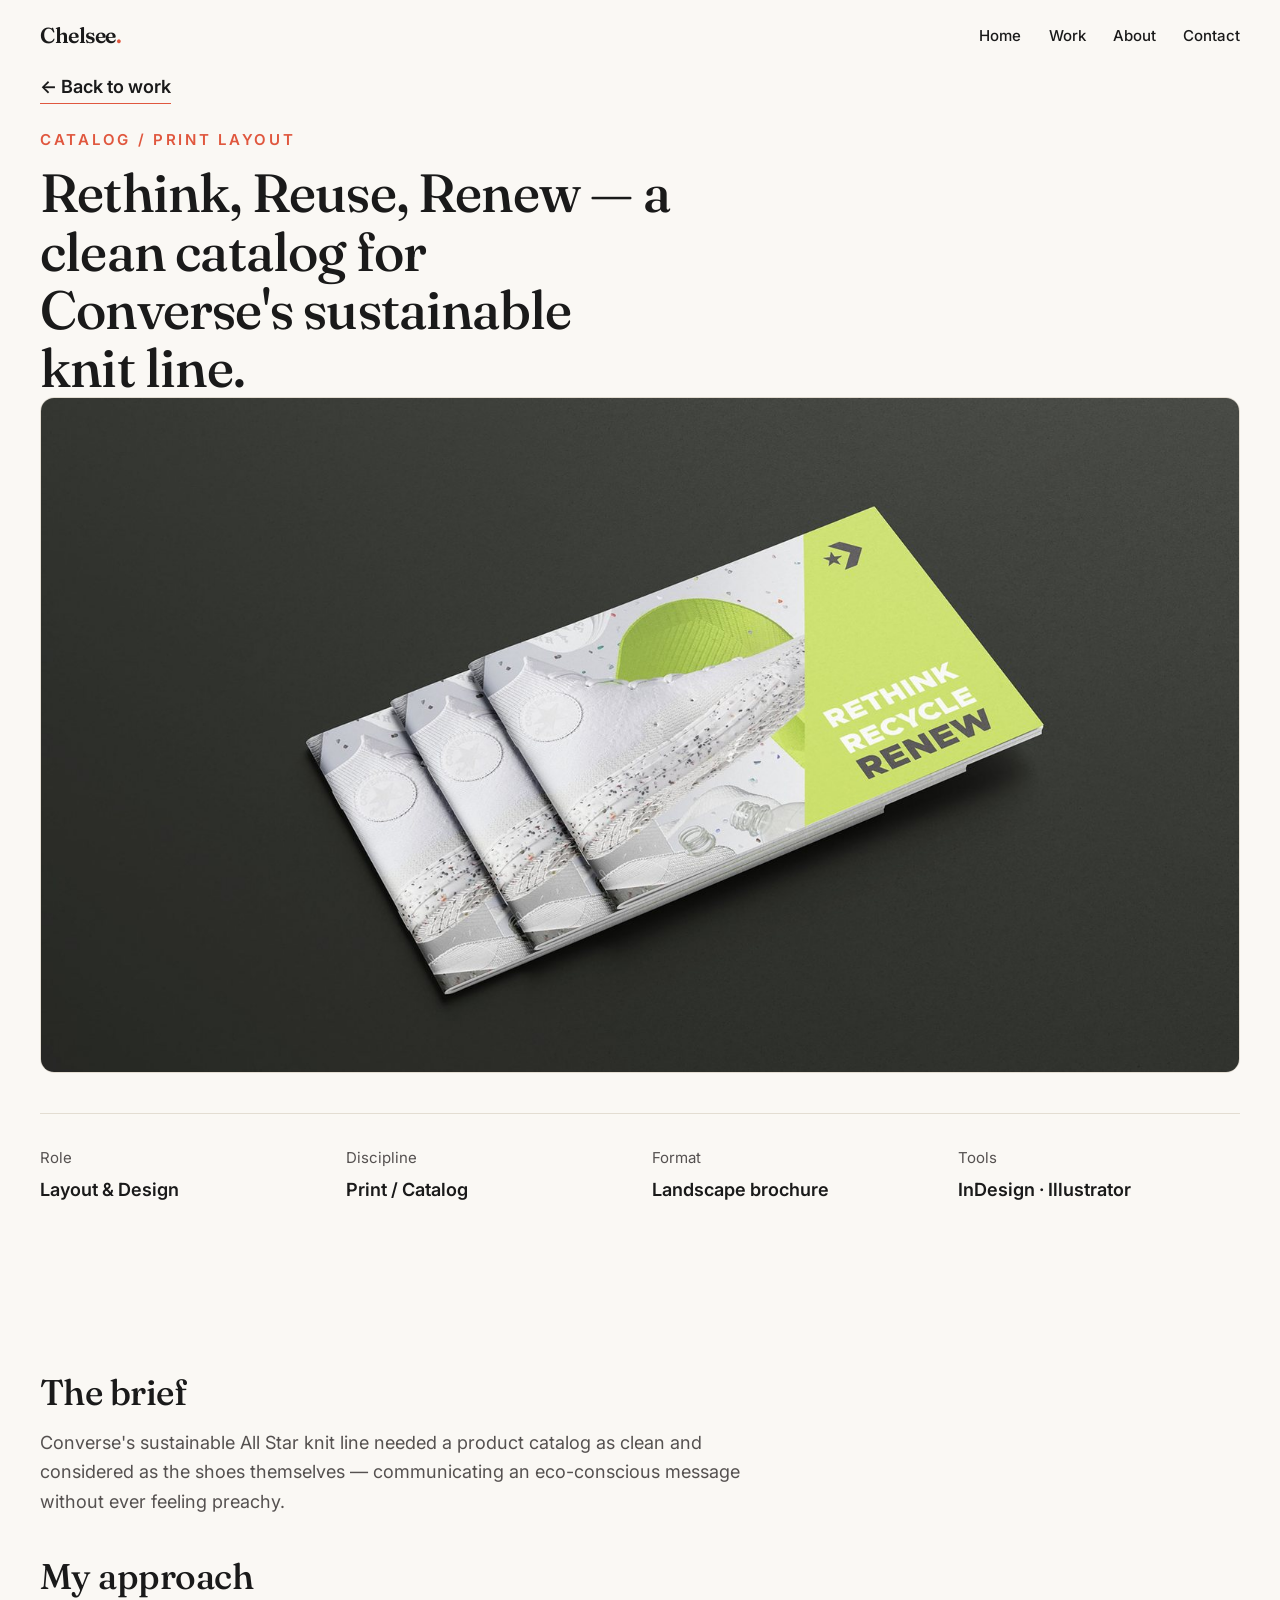
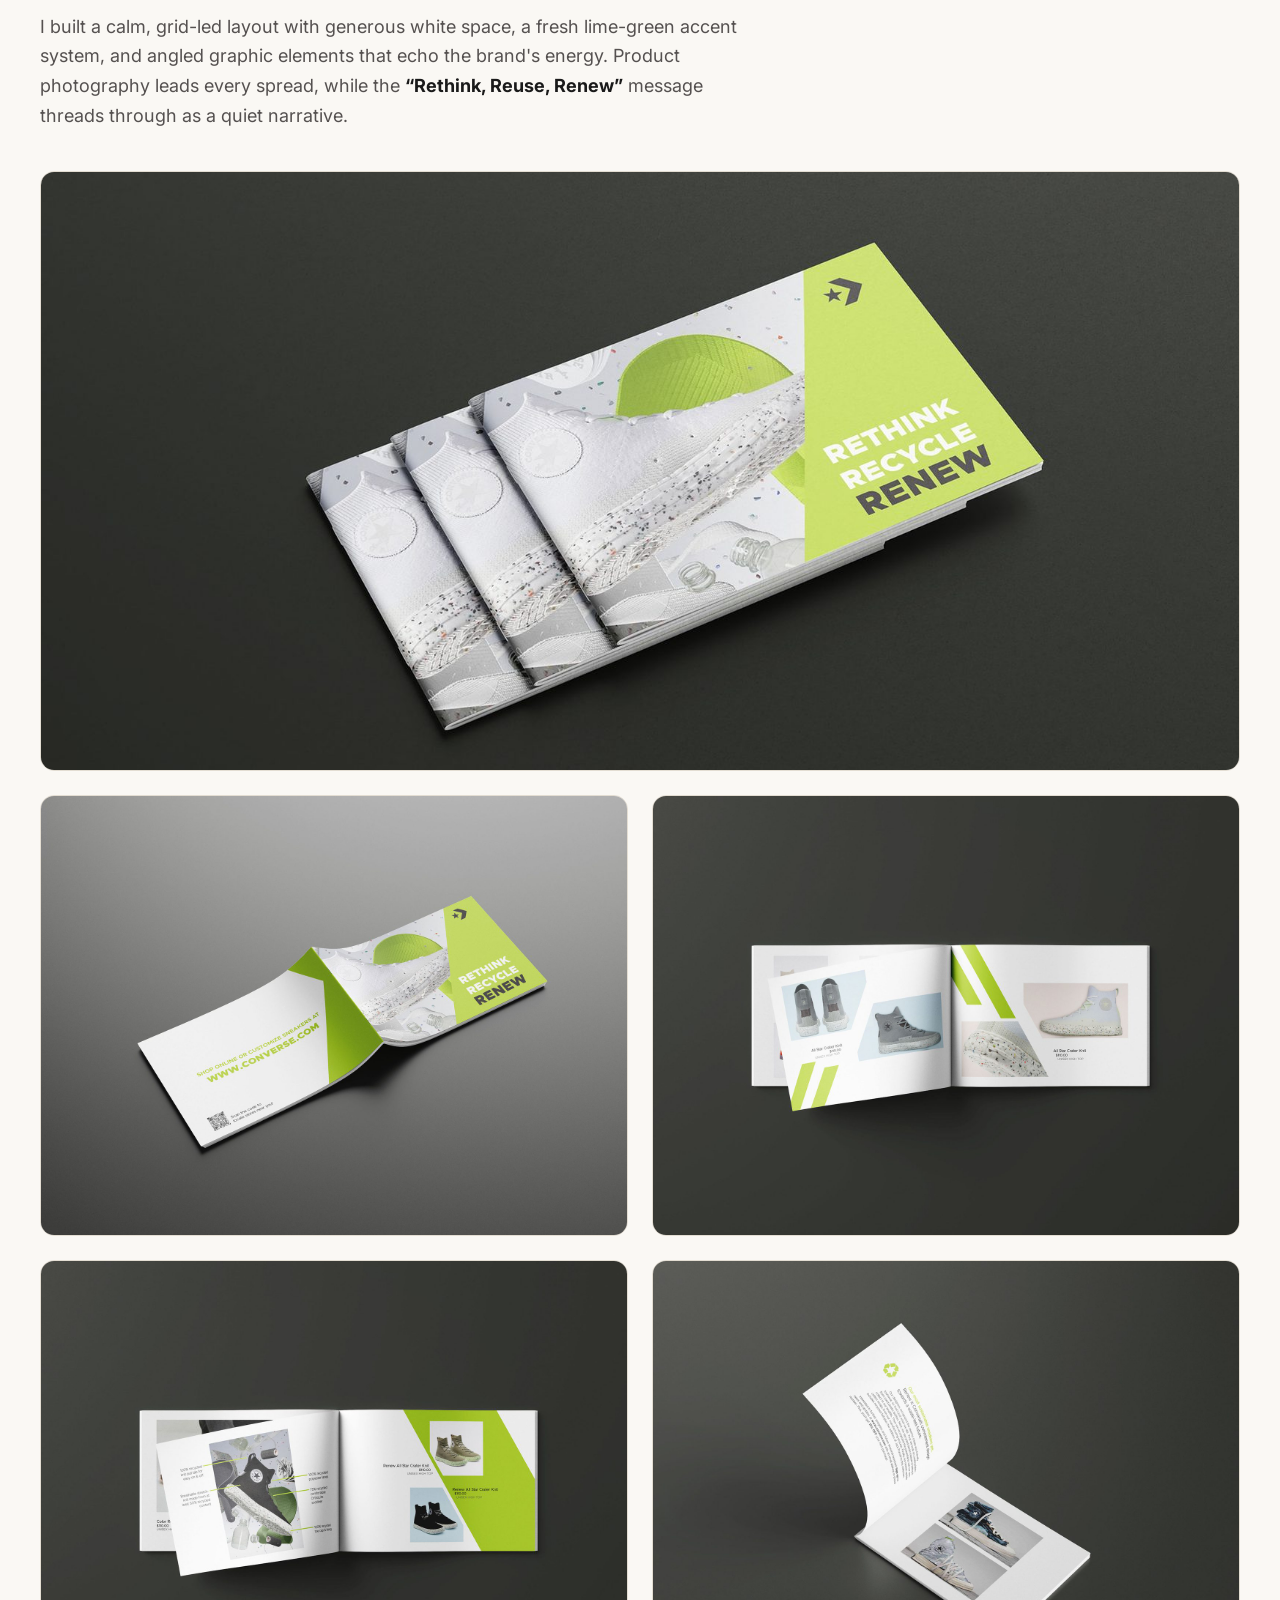
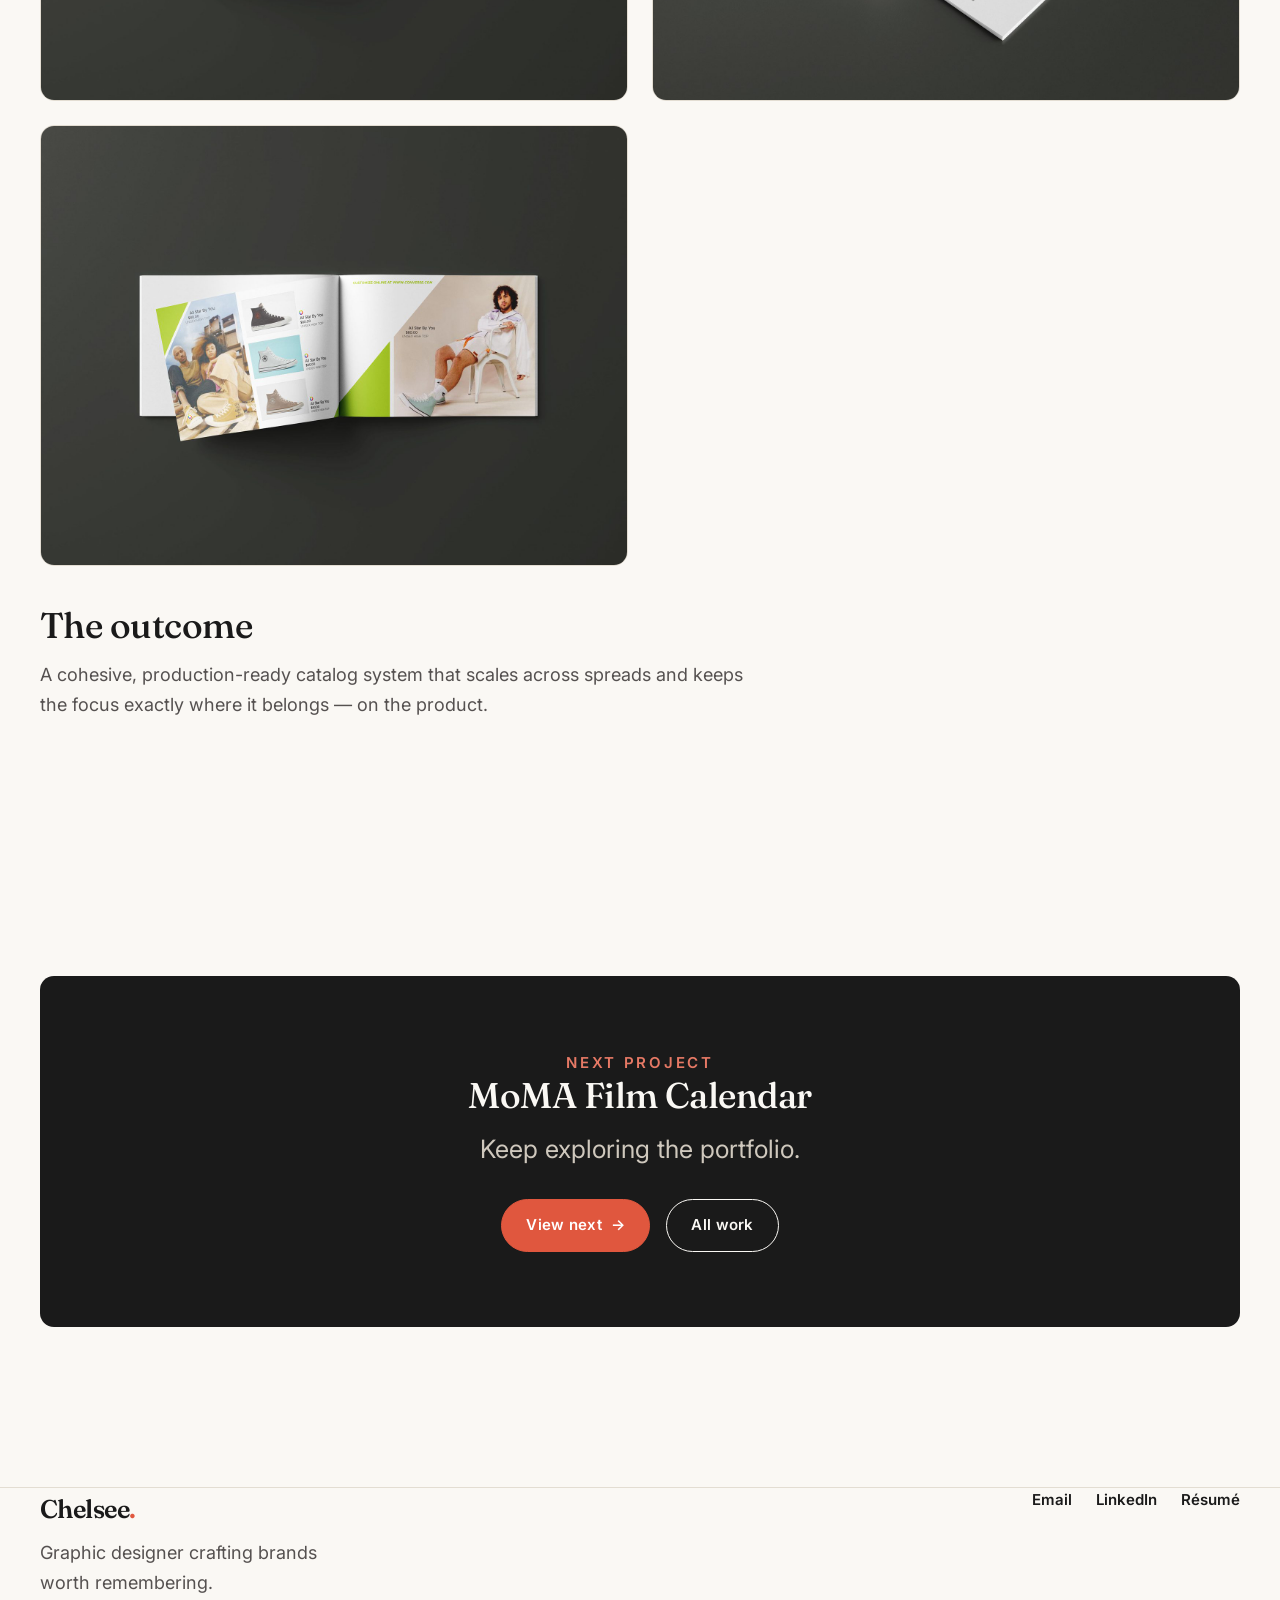
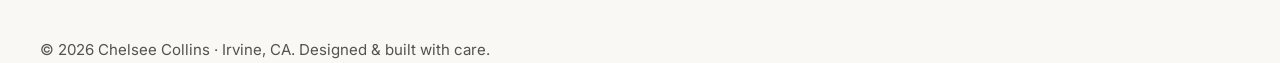
<file: project-converse.html>
<!DOCTYPE html>
<html lang="en">
<head>
  <meta charset="UTF-8" />
  <meta name="viewport" content="width=device-width, initial-scale=1.0" />
  <title>Rethink, Reuse, Renew — Converse Catalog · Chelsee Collins</title>
  <meta name="description" content="Converse's sustainable All Star knit line needed a product catalog as clean and considered as the shoes themselves — communicating an eco-conscious message" />
  <link rel="icon" type="image/svg+xml" href="assets/img/favicon.svg" />
  <meta property="og:title" content="Rethink, Reuse, Renew — Converse Catalog · Chelsee Collins" />
  <meta property="og:image" content="assets/work/brochure-hero.jpg" />
  <link rel="preconnect" href="https://fonts.googleapis.com" />
  <link rel="preconnect" href="https://fonts.gstatic.com" crossorigin />
  <link href="https://fonts.googleapis.com/css2?family=Fraunces:ital,opsz,wght@0,9..144,400;0,9..144,500;0,9..144,600;1,9..144,500&family=Inter:wght@400;500;600;700;800&display=swap" rel="stylesheet" />
  <link rel="stylesheet" href="css/style.css" />
</head>
<body>
  <a class="skip-link" href="#main">Skip to content</a>
  <header class="site-header">
    <div class="wrap nav">
      <a class="brand" href="index.html">Chelsee<span>.</span></a>
      <nav aria-label="Primary">
        <button class="nav-toggle" aria-expanded="false" aria-controls="nav-links" aria-label="Toggle menu"><span></span><span></span><span></span></button>
        <ul class="nav-links" id="nav-links">
          <li><a href="index.html">Home</a></li>
          <li><a href="work.html">Work</a></li>
          <li><a href="about.html">About</a></li>
          <li><a href="contact.html">Contact</a></li>
        </ul>
      </nav>
    </div>
  </header>
  <main id="main">
    <article>
      <section class="case-hero wrap">
        <a class="text-link" href="work.html">← Back to work</a>
        <p class="eyebrow reveal" style="margin-top:1.5rem;">Catalog / Print Layout</p>
        <h1 class="reveal">Rethink, Reuse, Renew — a clean catalog for Converse's sustainable knit line.</h1>
        <div class="case-cover reveal"><img src="assets/work/brochure-hero.jpg" alt="Converse Rethink, Reuse, Renew sustainable sneaker catalog" /></div>
        <dl class="case-facts reveal">
          <div><dt>Role</dt><dd>Layout & Design</dd></div>
          <div><dt>Discipline</dt><dd>Print / Catalog</dd></div>
          <div><dt>Format</dt><dd>Landscape brochure</dd></div>
          <div><dt>Tools</dt><dd>InDesign · Illustrator</dd></div>
        </dl>
      </section>

      <section class="section wrap">
        <div class="prose reveal">
          <h2>The brief</h2>
          <p>Converse's sustainable All&nbsp;Star knit line needed a product catalog as clean and considered as the shoes themselves — communicating an eco-conscious message without ever feeling preachy.</p>
          <h2>My approach</h2>
          <p>I built a calm, grid-led layout with generous white space, a fresh lime-green accent system, and angled graphic elements that echo the brand's energy. Product photography leads every spread, while the <strong>“Rethink, Reuse, Renew”</strong> message threads through as a quiet narrative.</p>
        </div>

        <div class="gallery reveal">
          <img class="wide" src="assets/work/brochure-2.jpg" alt="Converse Rethink, Reuse, Renew sustainable sneaker catalog" loading="lazy" />
          <img src="assets/work/brochure-5.jpg" alt="Converse Rethink, Reuse, Renew sustainable sneaker catalog" loading="lazy" />
          <img src="assets/work/brochure-1.jpg" alt="Converse Rethink, Reuse, Renew sustainable sneaker catalog" loading="lazy" />
          <img src="assets/work/brochure-3.jpg" alt="Converse Rethink, Reuse, Renew sustainable sneaker catalog" loading="lazy" />
          <img src="assets/work/brochure-4.jpg" alt="Converse Rethink, Reuse, Renew sustainable sneaker catalog" loading="lazy" />
          <img src="assets/work/brochure-6.jpg" alt="Converse Rethink, Reuse, Renew sustainable sneaker catalog" loading="lazy" />
        </div>

        <div class="prose reveal">
          <h2>The outcome</h2>
          <p>A cohesive, production-ready catalog system that scales across spreads and keeps the focus exactly where it belongs — on the product.</p>
        </div>
      </section>

      <section class="section wrap">
        <div class="cta-band reveal">
          <p class="eyebrow">Next project</p>
          <h2>MoMA Film Calendar</h2>
          <p class="lead" style="color:#cfc8bd;max-width:42ch;margin:1rem auto 2rem;">Keep exploring the portfolio.</p>
          <div style="display:flex;gap:1rem;justify-content:center;flex-wrap:wrap;">
            <a class="btn" href="project-moma.html">View next <span class="arrow">→</span></a>
            <a class="btn btn--ghost" href="work.html" style="background:transparent;color:#faf8f4;border-color:#faf8f4;">All work</a>
          </div>
        </div>
      </section>
    </article>
  </main>
  <footer class="site-footer">
    <div class="wrap">
      <div class="footer-grid">
        <div>
          <a class="brand" href="index.html">Chelsee<span>.</span></a>
          <p class="muted" style="margin-top:0.5rem;max-width:30ch;">Graphic designer crafting brands worth remembering.</p>
        </div>
        <nav class="footer-social" aria-label="Social">
          <a href="mailto:chelseecollins1@gmail.com">Email</a>
          <a href="https://www.linkedin.com/in/chelsee-collins" target="_blank" rel="noopener">LinkedIn</a>
          <a href="assets/Chelsee-Collins-Resume.pdf" download>Résumé</a>
        </nav>
      </div>
      <p class="footer-bottom">© <span data-year>2026</span> Chelsee Collins · Irvine, CA. Designed &amp; built with care.</p>
    </div>
  </footer>
  <script src="js/main.js"></script>
</body>
</html>
</file>
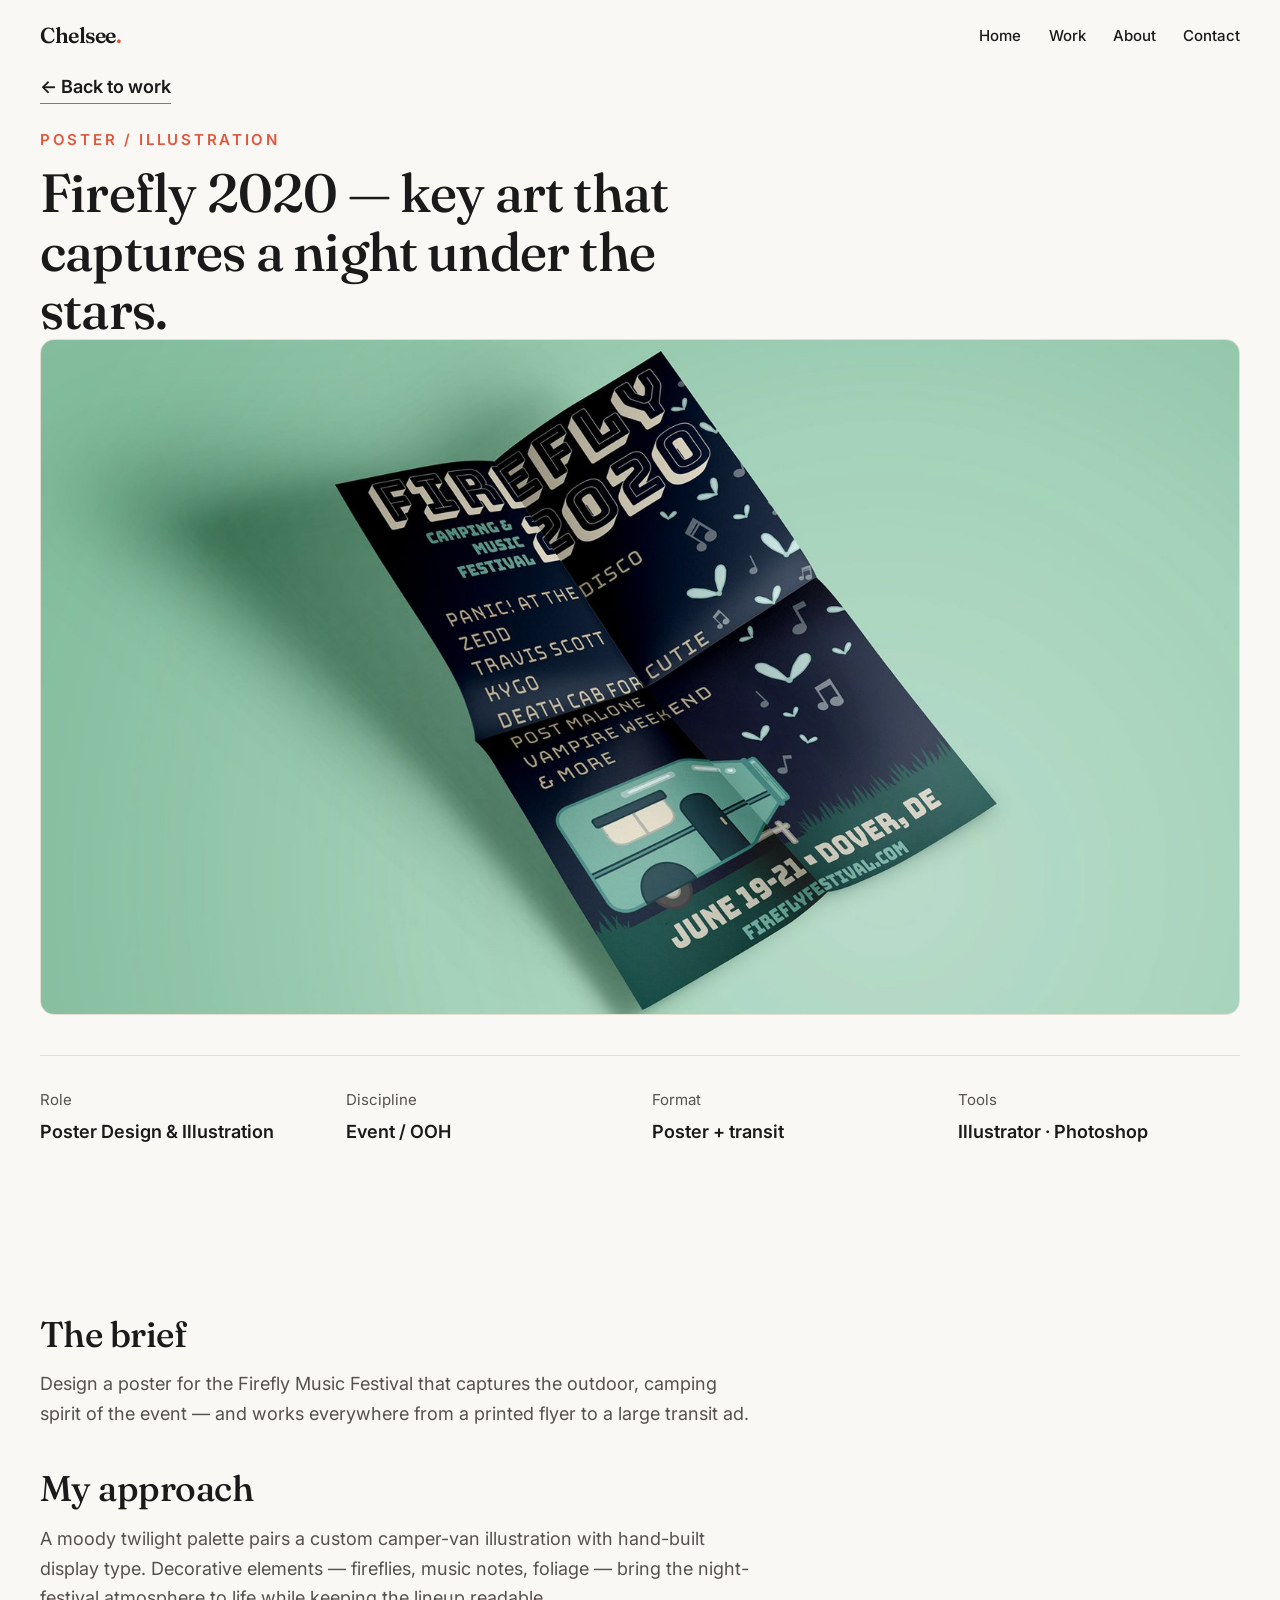
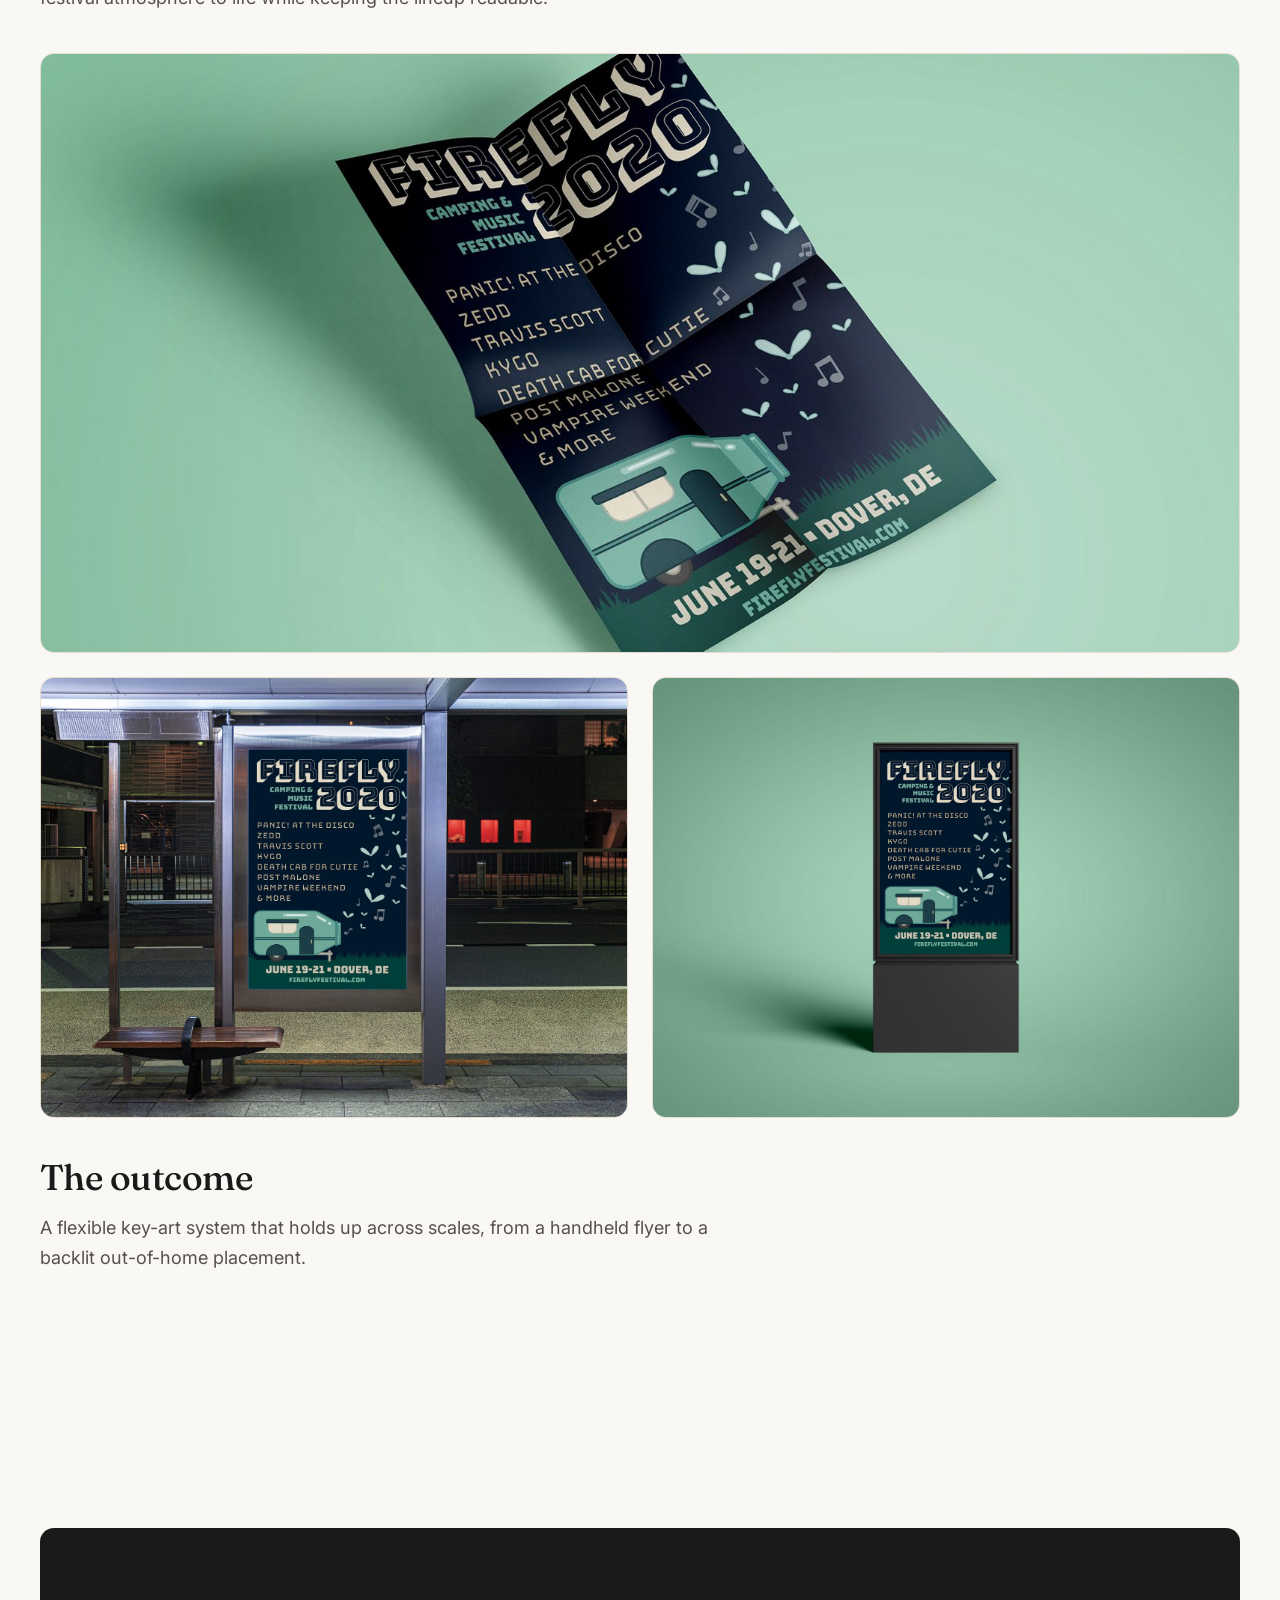
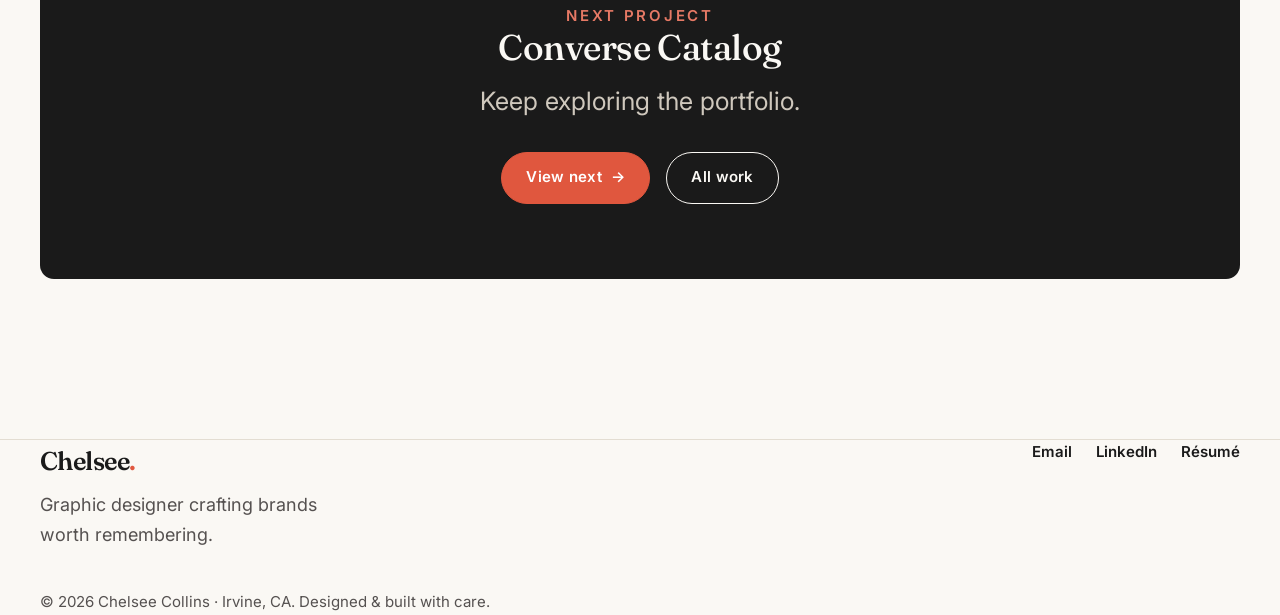
<file: project-firefly.html>
<!DOCTYPE html>
<html lang="en">
<head>
  <meta charset="UTF-8" />
  <meta name="viewport" content="width=device-width, initial-scale=1.0" />
  <title>Firefly 2020 — Festival Poster · Chelsee Collins</title>
  <meta name="description" content="Design a poster for the Firefly Music Festival that captures the outdoor, camping spirit of the event — and works everywhere from a printed flyer to a larg" />
  <link rel="icon" type="image/svg+xml" href="assets/img/favicon.svg" />
  <meta property="og:title" content="Firefly 2020 — Festival Poster · Chelsee Collins" />
  <meta property="og:image" content="assets/work/poster-hero.jpg" />
  <link rel="preconnect" href="https://fonts.googleapis.com" />
  <link rel="preconnect" href="https://fonts.gstatic.com" crossorigin />
  <link href="https://fonts.googleapis.com/css2?family=Fraunces:ital,opsz,wght@0,9..144,400;0,9..144,500;0,9..144,600;1,9..144,500&family=Inter:wght@400;500;600;700;800&display=swap" rel="stylesheet" />
  <link rel="stylesheet" href="css/style.css" />
</head>
<body>
  <a class="skip-link" href="#main">Skip to content</a>
  <header class="site-header">
    <div class="wrap nav">
      <a class="brand" href="index.html">Chelsee<span>.</span></a>
      <nav aria-label="Primary">
        <button class="nav-toggle" aria-expanded="false" aria-controls="nav-links" aria-label="Toggle menu"><span></span><span></span><span></span></button>
        <ul class="nav-links" id="nav-links">
          <li><a href="index.html">Home</a></li>
          <li><a href="work.html">Work</a></li>
          <li><a href="about.html">About</a></li>
          <li><a href="contact.html">Contact</a></li>
        </ul>
      </nav>
    </div>
  </header>
  <main id="main">
    <article>
      <section class="case-hero wrap">
        <a class="text-link" href="work.html">← Back to work</a>
        <p class="eyebrow reveal" style="margin-top:1.5rem;">Poster / Illustration</p>
        <h1 class="reveal">Firefly 2020 — key art that captures a night under the stars.</h1>
        <div class="case-cover reveal"><img src="assets/work/poster-hero.jpg" alt="Firefly 2020 music festival poster with camper van illustration" /></div>
        <dl class="case-facts reveal">
          <div><dt>Role</dt><dd>Poster Design & Illustration</dd></div>
          <div><dt>Discipline</dt><dd>Event / OOH</dd></div>
          <div><dt>Format</dt><dd>Poster + transit</dd></div>
          <div><dt>Tools</dt><dd>Illustrator · Photoshop</dd></div>
        </dl>
      </section>

      <section class="section wrap">
        <div class="prose reveal">
          <h2>The brief</h2>
          <p>Design a poster for the Firefly Music Festival that captures the outdoor, camping spirit of the event — and works everywhere from a printed flyer to a large transit ad.</p>
          <h2>My approach</h2>
          <p>A moody twilight palette pairs a custom camper-van illustration with hand-built display type. Decorative elements — fireflies, music notes, foliage — bring the night-festival atmosphere to life while keeping the lineup readable.</p>
        </div>

        <div class="gallery reveal">
          <img class="wide" src="assets/work/poster-1.jpg" alt="Firefly 2020 music festival poster with camper van illustration" loading="lazy" />
          <img src="assets/work/poster-3.jpg" alt="Firefly 2020 music festival poster with camper van illustration" loading="lazy" />
          <img src="assets/work/poster-2.jpg" alt="Firefly 2020 music festival poster with camper van illustration" loading="lazy" />
        </div>

        <div class="prose reveal">
          <h2>The outcome</h2>
          <p>A flexible key-art system that holds up across scales, from a handheld flyer to a backlit out-of-home placement.</p>
        </div>
      </section>

      <section class="section wrap">
        <div class="cta-band reveal">
          <p class="eyebrow">Next project</p>
          <h2>Converse Catalog</h2>
          <p class="lead" style="color:#cfc8bd;max-width:42ch;margin:1rem auto 2rem;">Keep exploring the portfolio.</p>
          <div style="display:flex;gap:1rem;justify-content:center;flex-wrap:wrap;">
            <a class="btn" href="project-converse.html">View next <span class="arrow">→</span></a>
            <a class="btn btn--ghost" href="work.html" style="background:transparent;color:#faf8f4;border-color:#faf8f4;">All work</a>
          </div>
        </div>
      </section>
    </article>
  </main>
  <footer class="site-footer">
    <div class="wrap">
      <div class="footer-grid">
        <div>
          <a class="brand" href="index.html">Chelsee<span>.</span></a>
          <p class="muted" style="margin-top:0.5rem;max-width:30ch;">Graphic designer crafting brands worth remembering.</p>
        </div>
        <nav class="footer-social" aria-label="Social">
          <a href="mailto:chelseecollins1@gmail.com">Email</a>
          <a href="https://www.linkedin.com/in/chelsee-collins" target="_blank" rel="noopener">LinkedIn</a>
          <a href="assets/Chelsee-Collins-Resume.pdf" download>Résumé</a>
        </nav>
      </div>
      <p class="footer-bottom">© <span data-year>2026</span> Chelsee Collins · Irvine, CA. Designed &amp; built with care.</p>
    </div>
  </footer>
  <script src="js/main.js"></script>
</body>
</html>
</file>
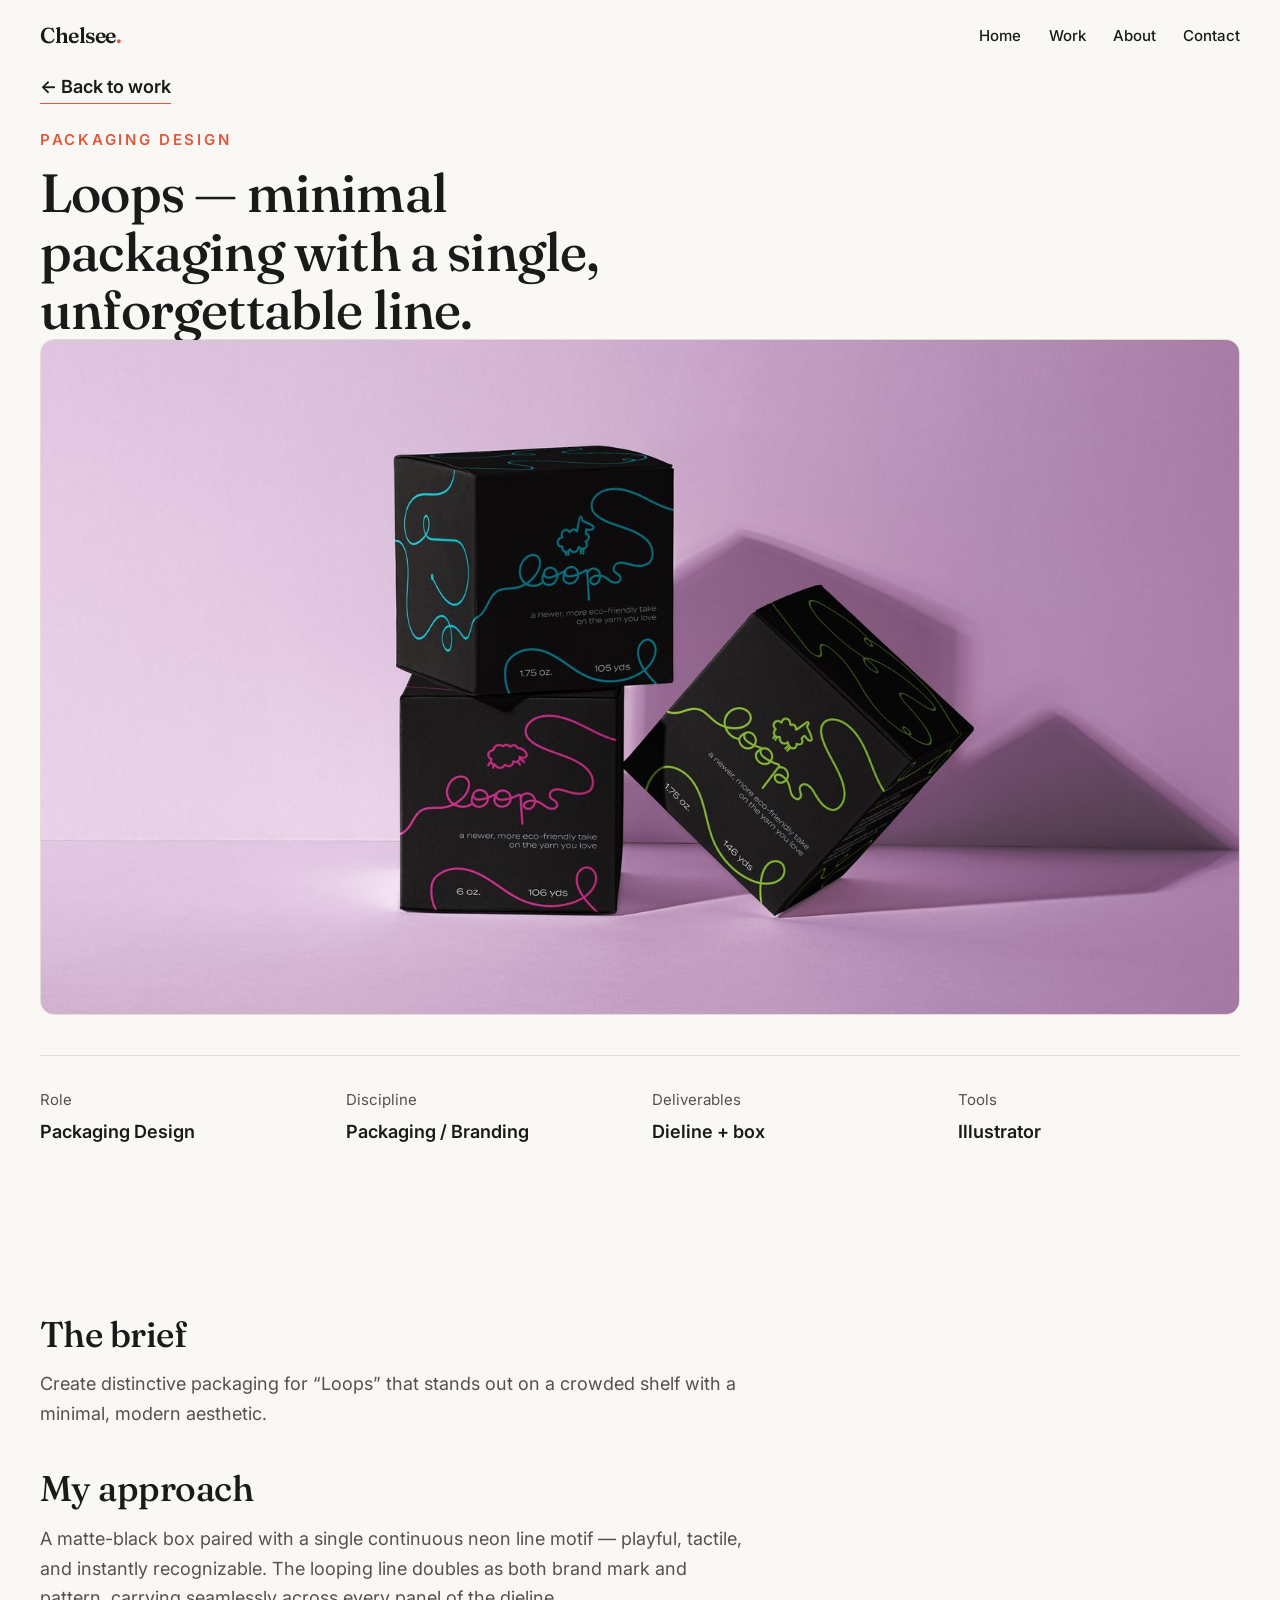
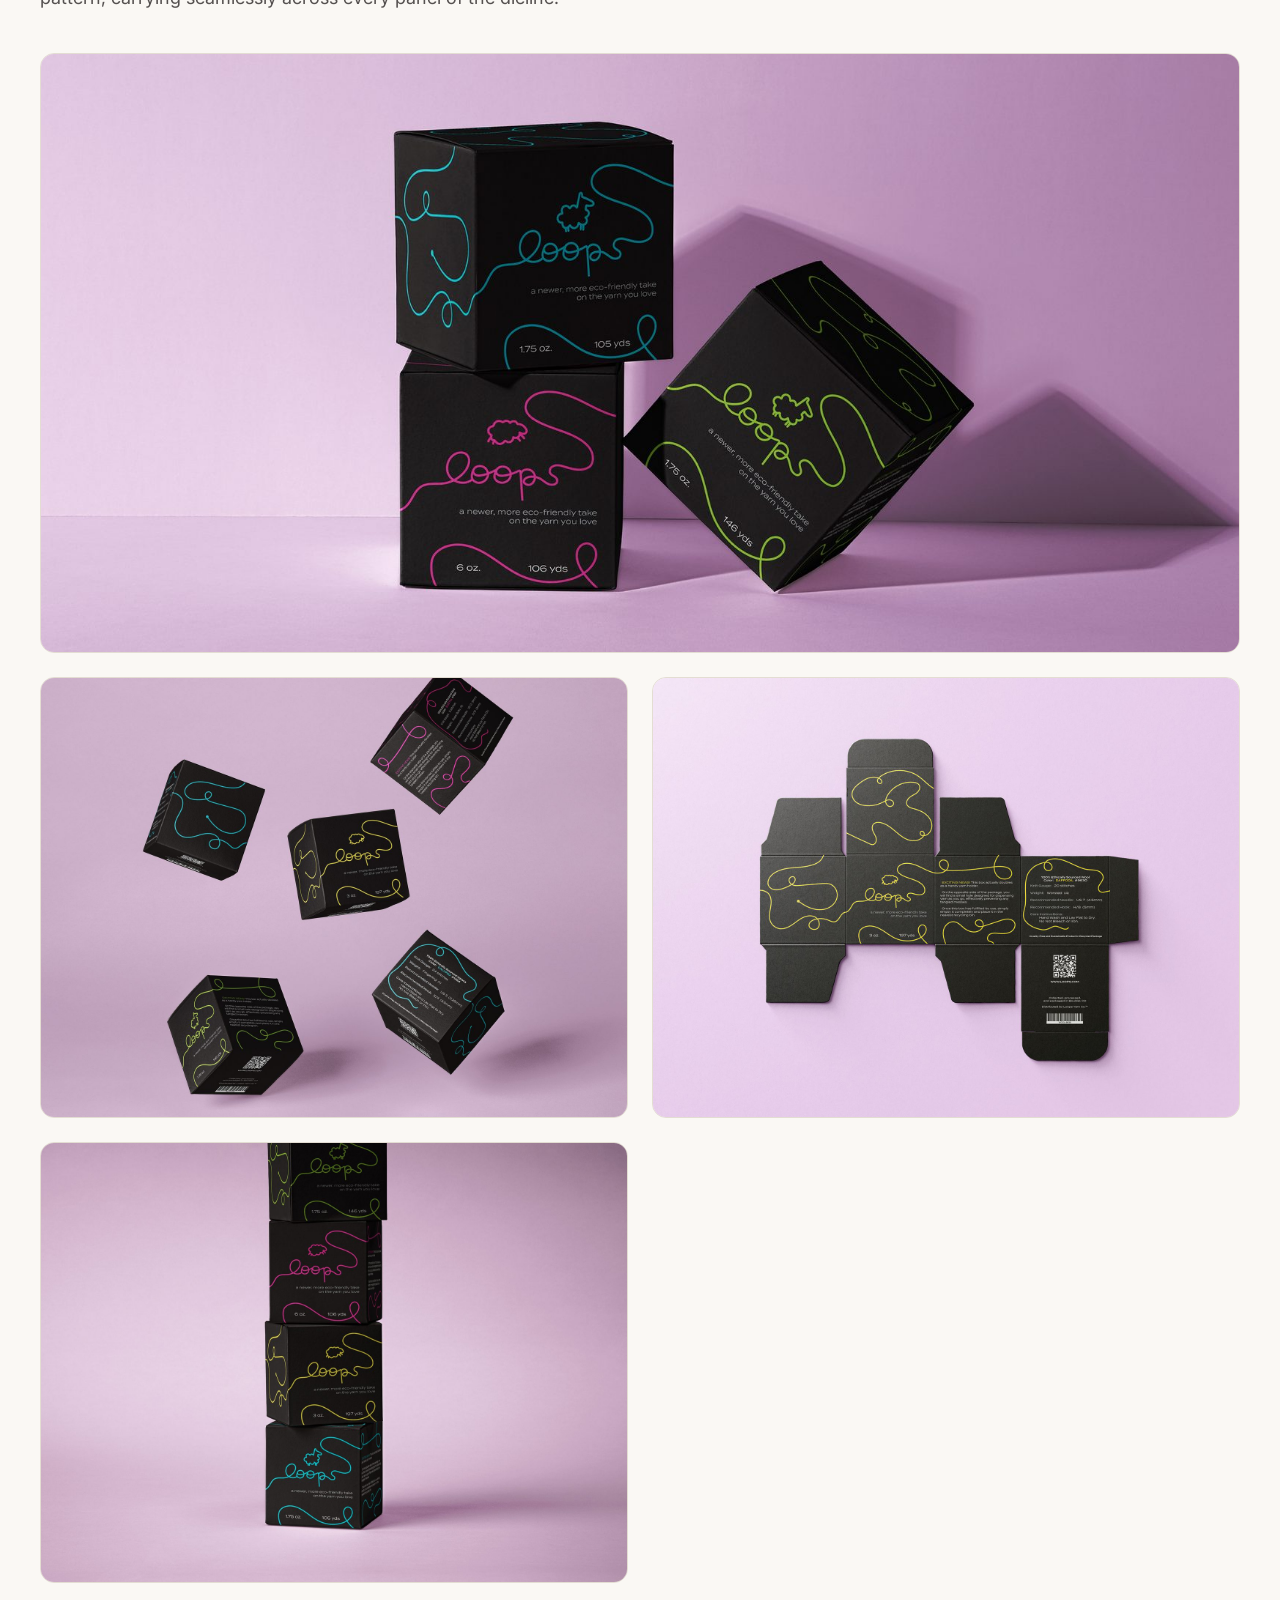
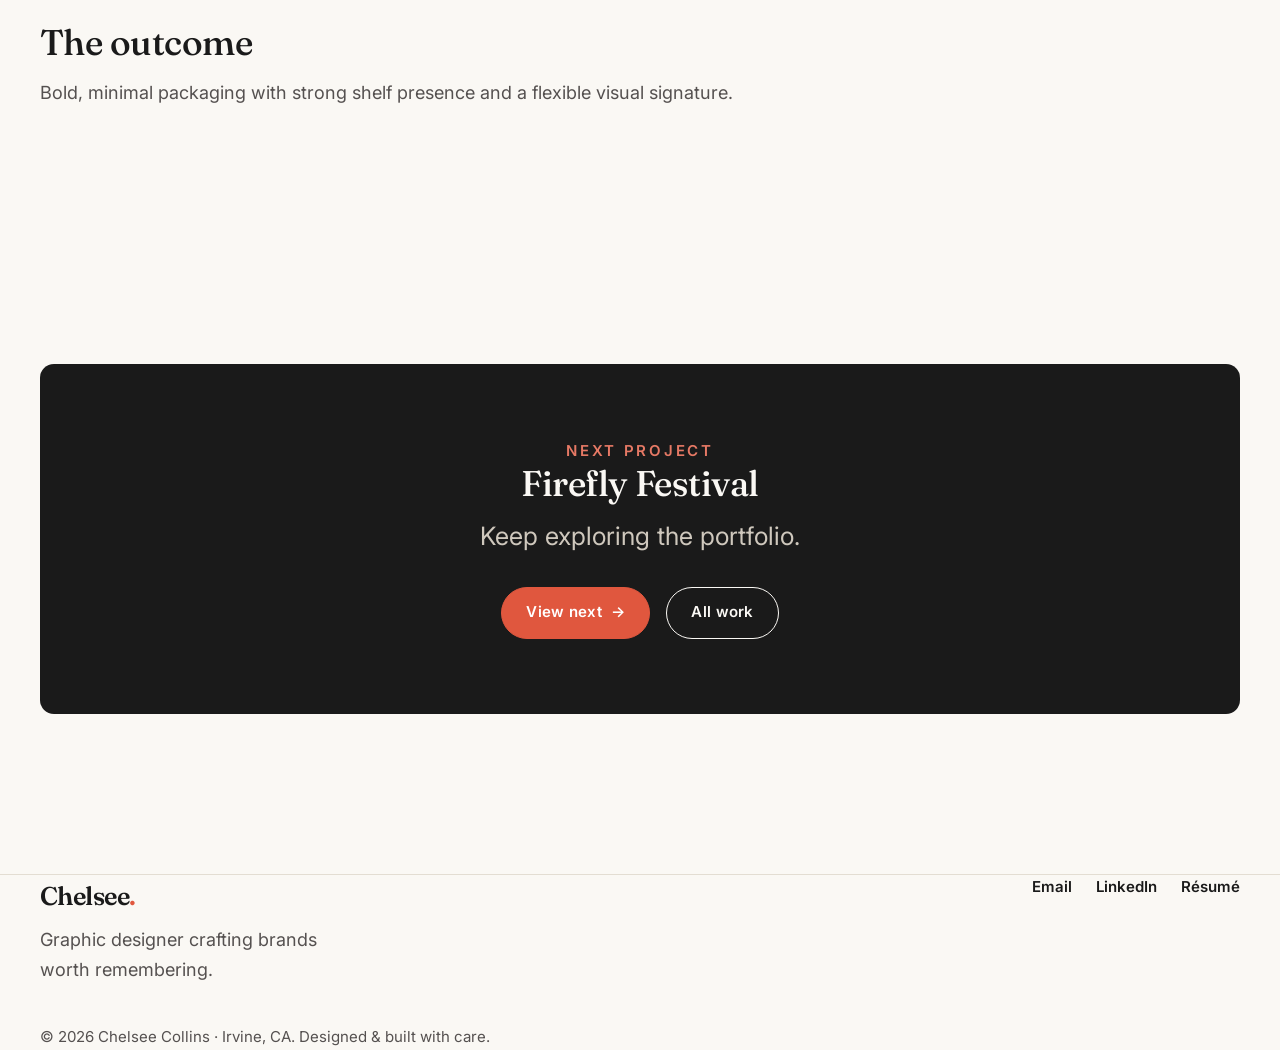
<file: project-loops.html>
<!DOCTYPE html>
<html lang="en">
<head>
  <meta charset="UTF-8" />
  <meta name="viewport" content="width=device-width, initial-scale=1.0" />
  <title>Loops — Packaging Design · Chelsee Collins</title>
  <meta name="description" content="Create distinctive packaging for “Loops” that stands out on a crowded shelf with a minimal, modern aesthetic." />
  <link rel="icon" type="image/svg+xml" href="assets/img/favicon.svg" />
  <meta property="og:title" content="Loops — Packaging Design · Chelsee Collins" />
  <meta property="og:image" content="assets/work/loops-hero.jpg" />
  <link rel="preconnect" href="https://fonts.googleapis.com" />
  <link rel="preconnect" href="https://fonts.gstatic.com" crossorigin />
  <link href="https://fonts.googleapis.com/css2?family=Fraunces:ital,opsz,wght@0,9..144,400;0,9..144,500;0,9..144,600;1,9..144,500&family=Inter:wght@400;500;600;700;800&display=swap" rel="stylesheet" />
  <link rel="stylesheet" href="css/style.css" />
</head>
<body>
  <a class="skip-link" href="#main">Skip to content</a>
  <header class="site-header">
    <div class="wrap nav">
      <a class="brand" href="index.html">Chelsee<span>.</span></a>
      <nav aria-label="Primary">
        <button class="nav-toggle" aria-expanded="false" aria-controls="nav-links" aria-label="Toggle menu"><span></span><span></span><span></span></button>
        <ul class="nav-links" id="nav-links">
          <li><a href="index.html">Home</a></li>
          <li><a href="work.html">Work</a></li>
          <li><a href="about.html">About</a></li>
          <li><a href="contact.html">Contact</a></li>
        </ul>
      </nav>
    </div>
  </header>
  <main id="main">
    <article>
      <section class="case-hero wrap">
        <a class="text-link" href="work.html">← Back to work</a>
        <p class="eyebrow reveal" style="margin-top:1.5rem;">Packaging Design</p>
        <h1 class="reveal">Loops — minimal packaging with a single, unforgettable line.</h1>
        <div class="case-cover reveal"><img src="assets/work/loops-hero.jpg" alt="Loops product packaging design with neon line art on black boxes" /></div>
        <dl class="case-facts reveal">
          <div><dt>Role</dt><dd>Packaging Design</dd></div>
          <div><dt>Discipline</dt><dd>Packaging / Branding</dd></div>
          <div><dt>Deliverables</dt><dd>Dieline + box</dd></div>
          <div><dt>Tools</dt><dd>Illustrator</dd></div>
        </dl>
      </section>

      <section class="section wrap">
        <div class="prose reveal">
          <h2>The brief</h2>
          <p>Create distinctive packaging for “Loops” that stands out on a crowded shelf with a minimal, modern aesthetic.</p>
          <h2>My approach</h2>
          <p>A matte-black box paired with a single continuous neon line motif — playful, tactile, and instantly recognizable. The looping line doubles as both brand mark and pattern, carrying seamlessly across every panel of the dieline.</p>
        </div>

        <div class="gallery reveal">
          <img class="wide" src="assets/work/loops-3.jpg" alt="Loops product packaging design with neon line art on black boxes" loading="lazy" />
          <img src="assets/work/loops-2.jpg" alt="Loops product packaging design with neon line art on black boxes" loading="lazy" />
          <img src="assets/work/loops-1.jpg" alt="Loops product packaging design with neon line art on black boxes" loading="lazy" />
          <img src="assets/work/loops-4.jpg" alt="Loops product packaging design with neon line art on black boxes" loading="lazy" />
        </div>

        <div class="prose reveal">
          <h2>The outcome</h2>
          <p>Bold, minimal packaging with strong shelf presence and a flexible visual signature.</p>
        </div>
      </section>

      <section class="section wrap">
        <div class="cta-band reveal">
          <p class="eyebrow">Next project</p>
          <h2>Firefly Festival</h2>
          <p class="lead" style="color:#cfc8bd;max-width:42ch;margin:1rem auto 2rem;">Keep exploring the portfolio.</p>
          <div style="display:flex;gap:1rem;justify-content:center;flex-wrap:wrap;">
            <a class="btn" href="project-firefly.html">View next <span class="arrow">→</span></a>
            <a class="btn btn--ghost" href="work.html" style="background:transparent;color:#faf8f4;border-color:#faf8f4;">All work</a>
          </div>
        </div>
      </section>
    </article>
  </main>
  <footer class="site-footer">
    <div class="wrap">
      <div class="footer-grid">
        <div>
          <a class="brand" href="index.html">Chelsee<span>.</span></a>
          <p class="muted" style="margin-top:0.5rem;max-width:30ch;">Graphic designer crafting brands worth remembering.</p>
        </div>
        <nav class="footer-social" aria-label="Social">
          <a href="mailto:chelseecollins1@gmail.com">Email</a>
          <a href="https://www.linkedin.com/in/chelsee-collins" target="_blank" rel="noopener">LinkedIn</a>
          <a href="assets/Chelsee-Collins-Resume.pdf" download>Résumé</a>
        </nav>
      </div>
      <p class="footer-bottom">© <span data-year>2026</span> Chelsee Collins · Irvine, CA. Designed &amp; built with care.</p>
    </div>
  </footer>
  <script src="js/main.js"></script>
</body>
</html>
</file>
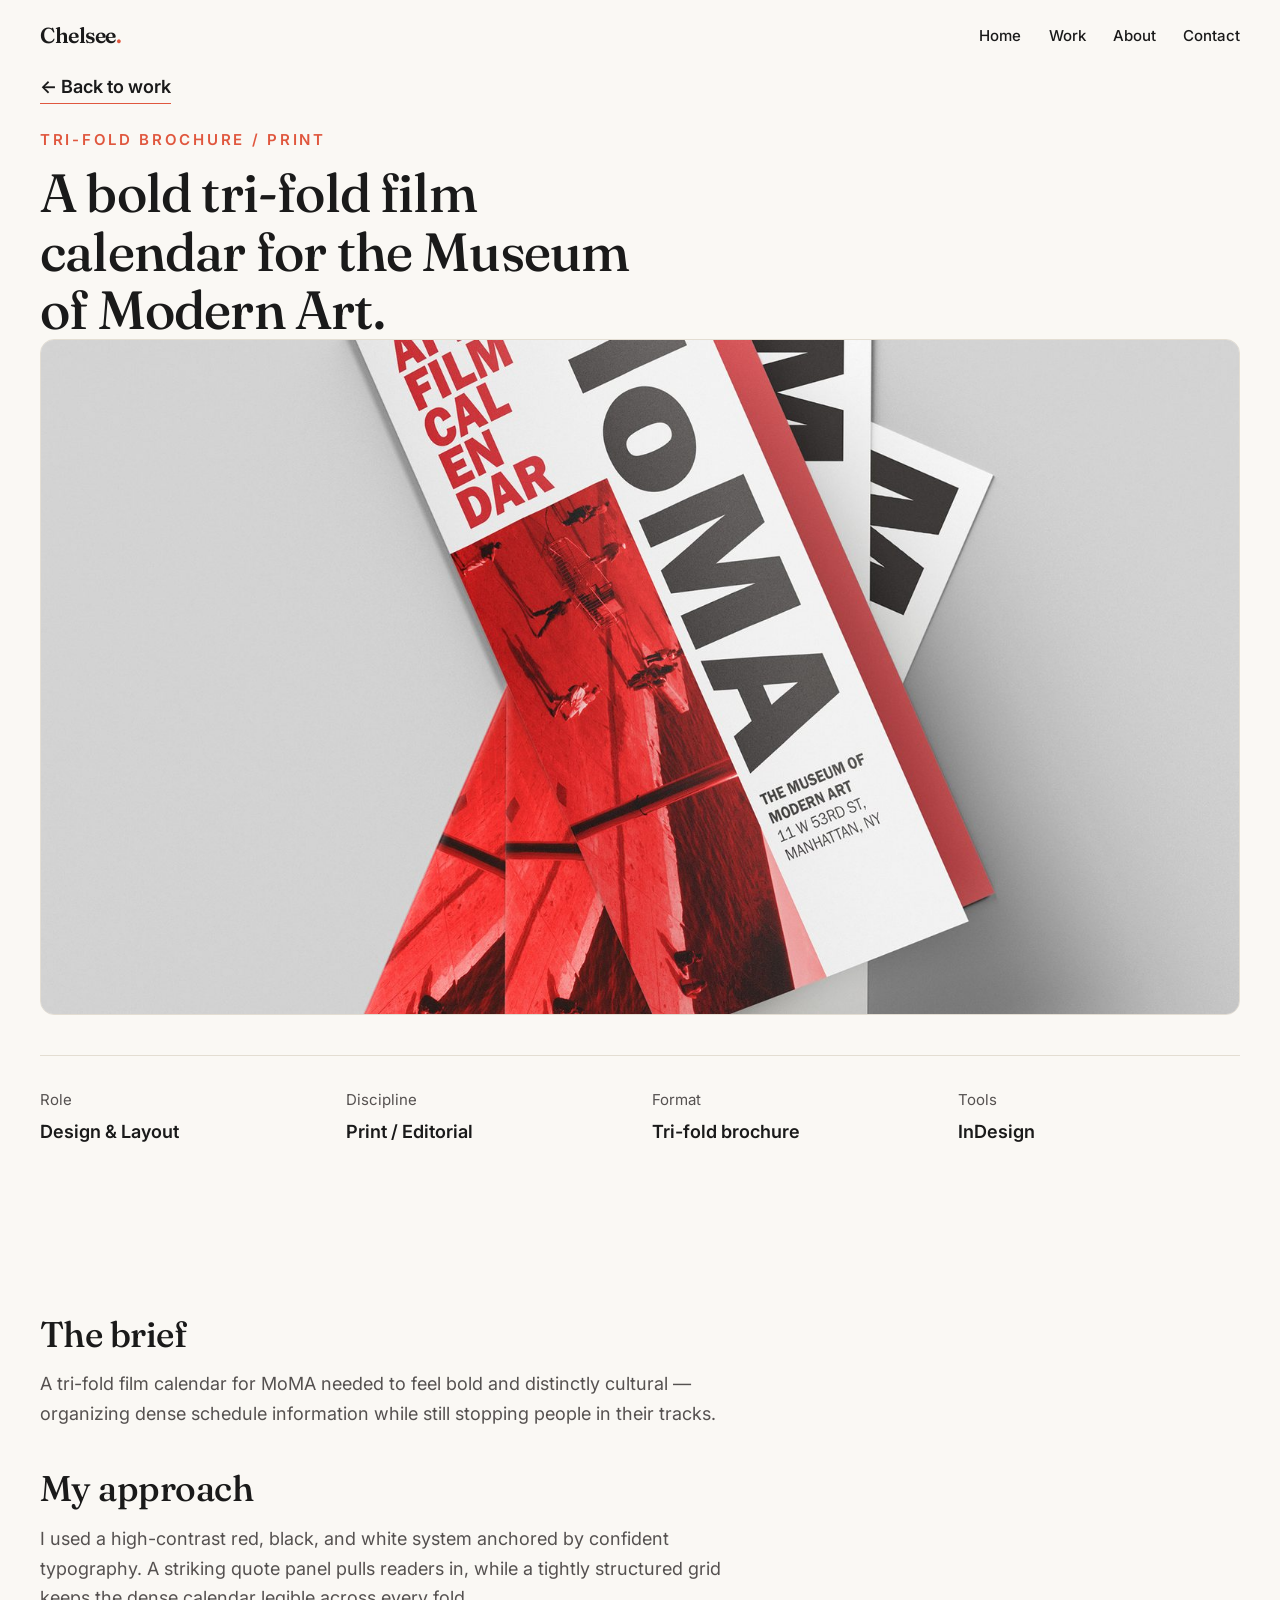
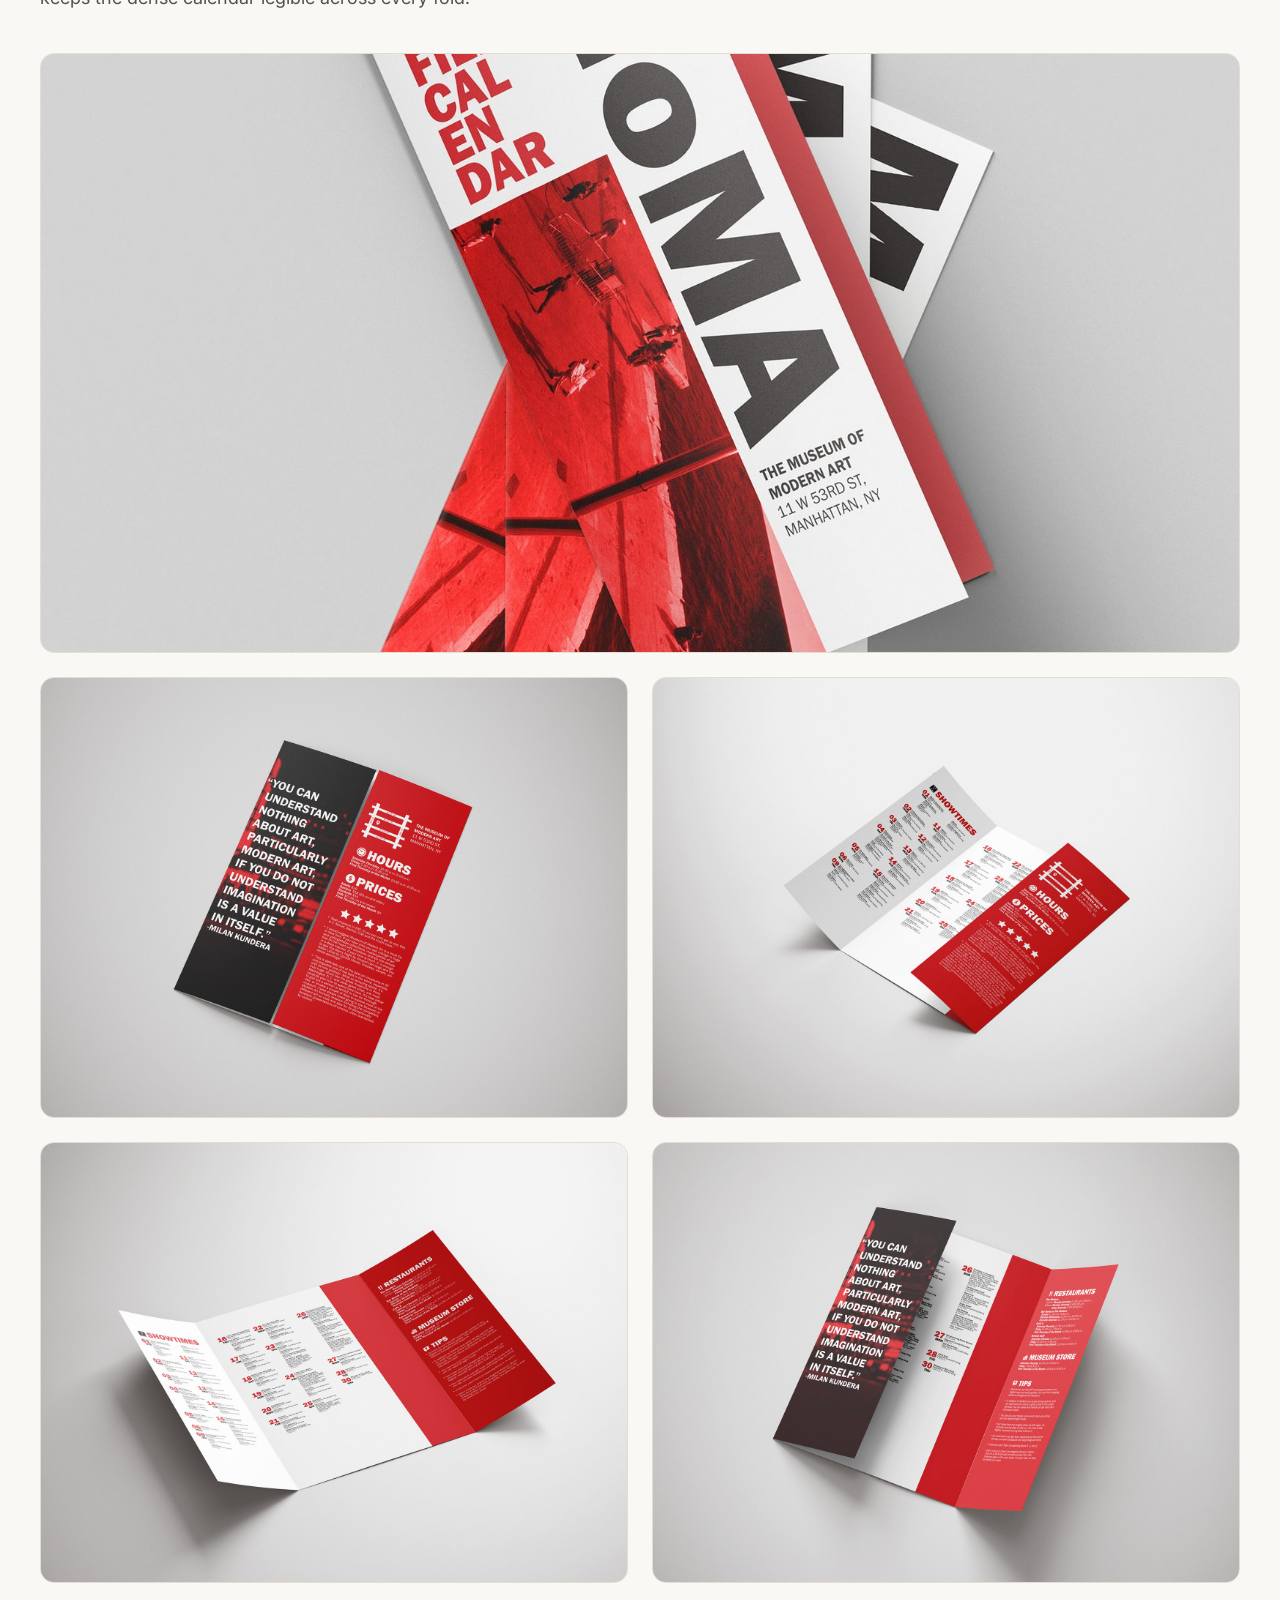
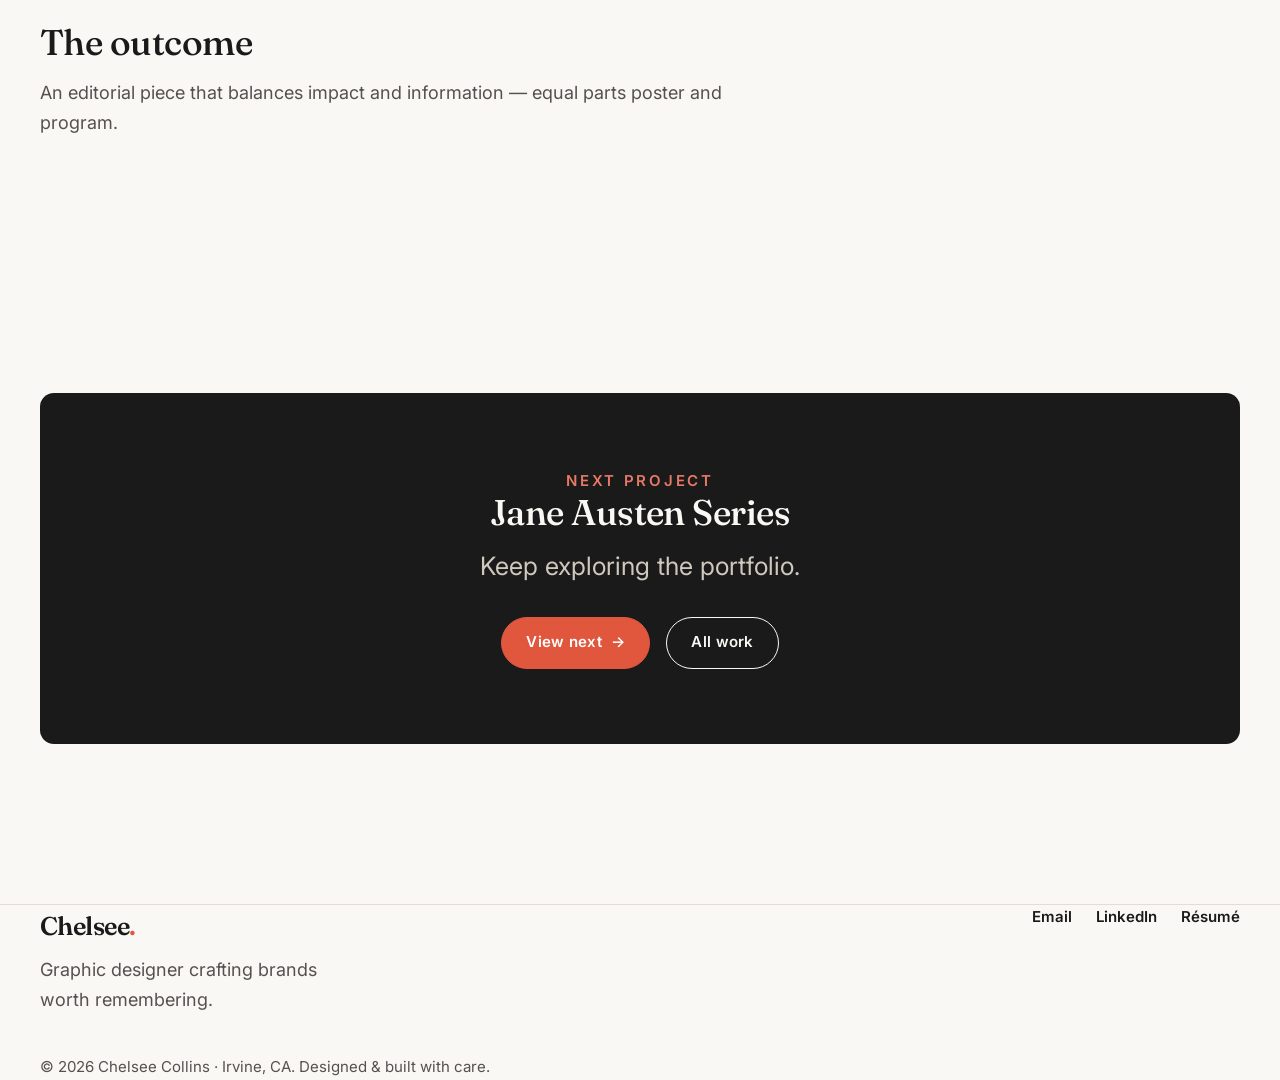
<file: project-moma.html>
<!DOCTYPE html>
<html lang="en">
<head>
  <meta charset="UTF-8" />
  <meta name="viewport" content="width=device-width, initial-scale=1.0" />
  <title>MoMA April Film Calendar — Tri-fold Brochure · Chelsee Collins</title>
  <meta name="description" content="A tri-fold film calendar for MoMA needed to feel bold and distinctly cultural — organizing dense schedule information while still stopping people in their " />
  <link rel="icon" type="image/svg+xml" href="assets/img/favicon.svg" />
  <meta property="og:title" content="MoMA April Film Calendar — Tri-fold Brochure · Chelsee Collins" />
  <meta property="og:image" content="assets/work/mailer-hero.jpg" />
  <link rel="preconnect" href="https://fonts.googleapis.com" />
  <link rel="preconnect" href="https://fonts.gstatic.com" crossorigin />
  <link href="https://fonts.googleapis.com/css2?family=Fraunces:ital,opsz,wght@0,9..144,400;0,9..144,500;0,9..144,600;1,9..144,500&family=Inter:wght@400;500;600;700;800&display=swap" rel="stylesheet" />
  <link rel="stylesheet" href="css/style.css" />
</head>
<body>
  <a class="skip-link" href="#main">Skip to content</a>
  <header class="site-header">
    <div class="wrap nav">
      <a class="brand" href="index.html">Chelsee<span>.</span></a>
      <nav aria-label="Primary">
        <button class="nav-toggle" aria-expanded="false" aria-controls="nav-links" aria-label="Toggle menu"><span></span><span></span><span></span></button>
        <ul class="nav-links" id="nav-links">
          <li><a href="index.html">Home</a></li>
          <li><a href="work.html">Work</a></li>
          <li><a href="about.html">About</a></li>
          <li><a href="contact.html">Contact</a></li>
        </ul>
      </nav>
    </div>
  </header>
  <main id="main">
    <article>
      <section class="case-hero wrap">
        <a class="text-link" href="work.html">← Back to work</a>
        <p class="eyebrow reveal" style="margin-top:1.5rem;">Tri-fold Brochure / Print</p>
        <h1 class="reveal">A bold tri-fold film calendar for the Museum of Modern Art.</h1>
        <div class="case-cover reveal"><img src="assets/work/mailer-hero.jpg" alt="MoMA April Film Calendar tri-fold brochure" /></div>
        <dl class="case-facts reveal">
          <div><dt>Role</dt><dd>Design & Layout</dd></div>
          <div><dt>Discipline</dt><dd>Print / Editorial</dd></div>
          <div><dt>Format</dt><dd>Tri-fold brochure</dd></div>
          <div><dt>Tools</dt><dd>InDesign</dd></div>
        </dl>
      </section>

      <section class="section wrap">
        <div class="prose reveal">
          <h2>The brief</h2>
          <p>A tri-fold film calendar for MoMA needed to feel bold and distinctly cultural — organizing dense schedule information while still stopping people in their tracks.</p>
          <h2>My approach</h2>
          <p>I used a high-contrast red, black, and white system anchored by confident typography. A striking quote panel pulls readers in, while a tightly structured grid keeps the dense calendar legible across every fold.</p>
        </div>

        <div class="gallery reveal">
          <img class="wide" src="assets/work/mailer-4.jpg" alt="MoMA April Film Calendar tri-fold brochure" loading="lazy" />
          <img src="assets/work/mailer-1.jpg" alt="MoMA April Film Calendar tri-fold brochure" loading="lazy" />
          <img src="assets/work/mailer-2.jpg" alt="MoMA April Film Calendar tri-fold brochure" loading="lazy" />
          <img src="assets/work/mailer-3.jpg" alt="MoMA April Film Calendar tri-fold brochure" loading="lazy" />
          <img src="assets/work/mailer-5.jpg" alt="MoMA April Film Calendar tri-fold brochure" loading="lazy" />
        </div>

        <div class="prose reveal">
          <h2>The outcome</h2>
          <p>An editorial piece that balances impact and information — equal parts poster and program.</p>
        </div>
      </section>

      <section class="section wrap">
        <div class="cta-band reveal">
          <p class="eyebrow">Next project</p>
          <h2>Jane Austen Series</h2>
          <p class="lead" style="color:#cfc8bd;max-width:42ch;margin:1rem auto 2rem;">Keep exploring the portfolio.</p>
          <div style="display:flex;gap:1rem;justify-content:center;flex-wrap:wrap;">
            <a class="btn" href="project-austen.html">View next <span class="arrow">→</span></a>
            <a class="btn btn--ghost" href="work.html" style="background:transparent;color:#faf8f4;border-color:#faf8f4;">All work</a>
          </div>
        </div>
      </section>
    </article>
  </main>
  <footer class="site-footer">
    <div class="wrap">
      <div class="footer-grid">
        <div>
          <a class="brand" href="index.html">Chelsee<span>.</span></a>
          <p class="muted" style="margin-top:0.5rem;max-width:30ch;">Graphic designer crafting brands worth remembering.</p>
        </div>
        <nav class="footer-social" aria-label="Social">
          <a href="mailto:chelseecollins1@gmail.com">Email</a>
          <a href="https://www.linkedin.com/in/chelsee-collins" target="_blank" rel="noopener">LinkedIn</a>
          <a href="assets/Chelsee-Collins-Resume.pdf" download>Résumé</a>
        </nav>
      </div>
      <p class="footer-bottom">© <span data-year>2026</span> Chelsee Collins · Irvine, CA. Designed &amp; built with care.</p>
    </div>
  </footer>
  <script src="js/main.js"></script>
</body>
</html>
</file>
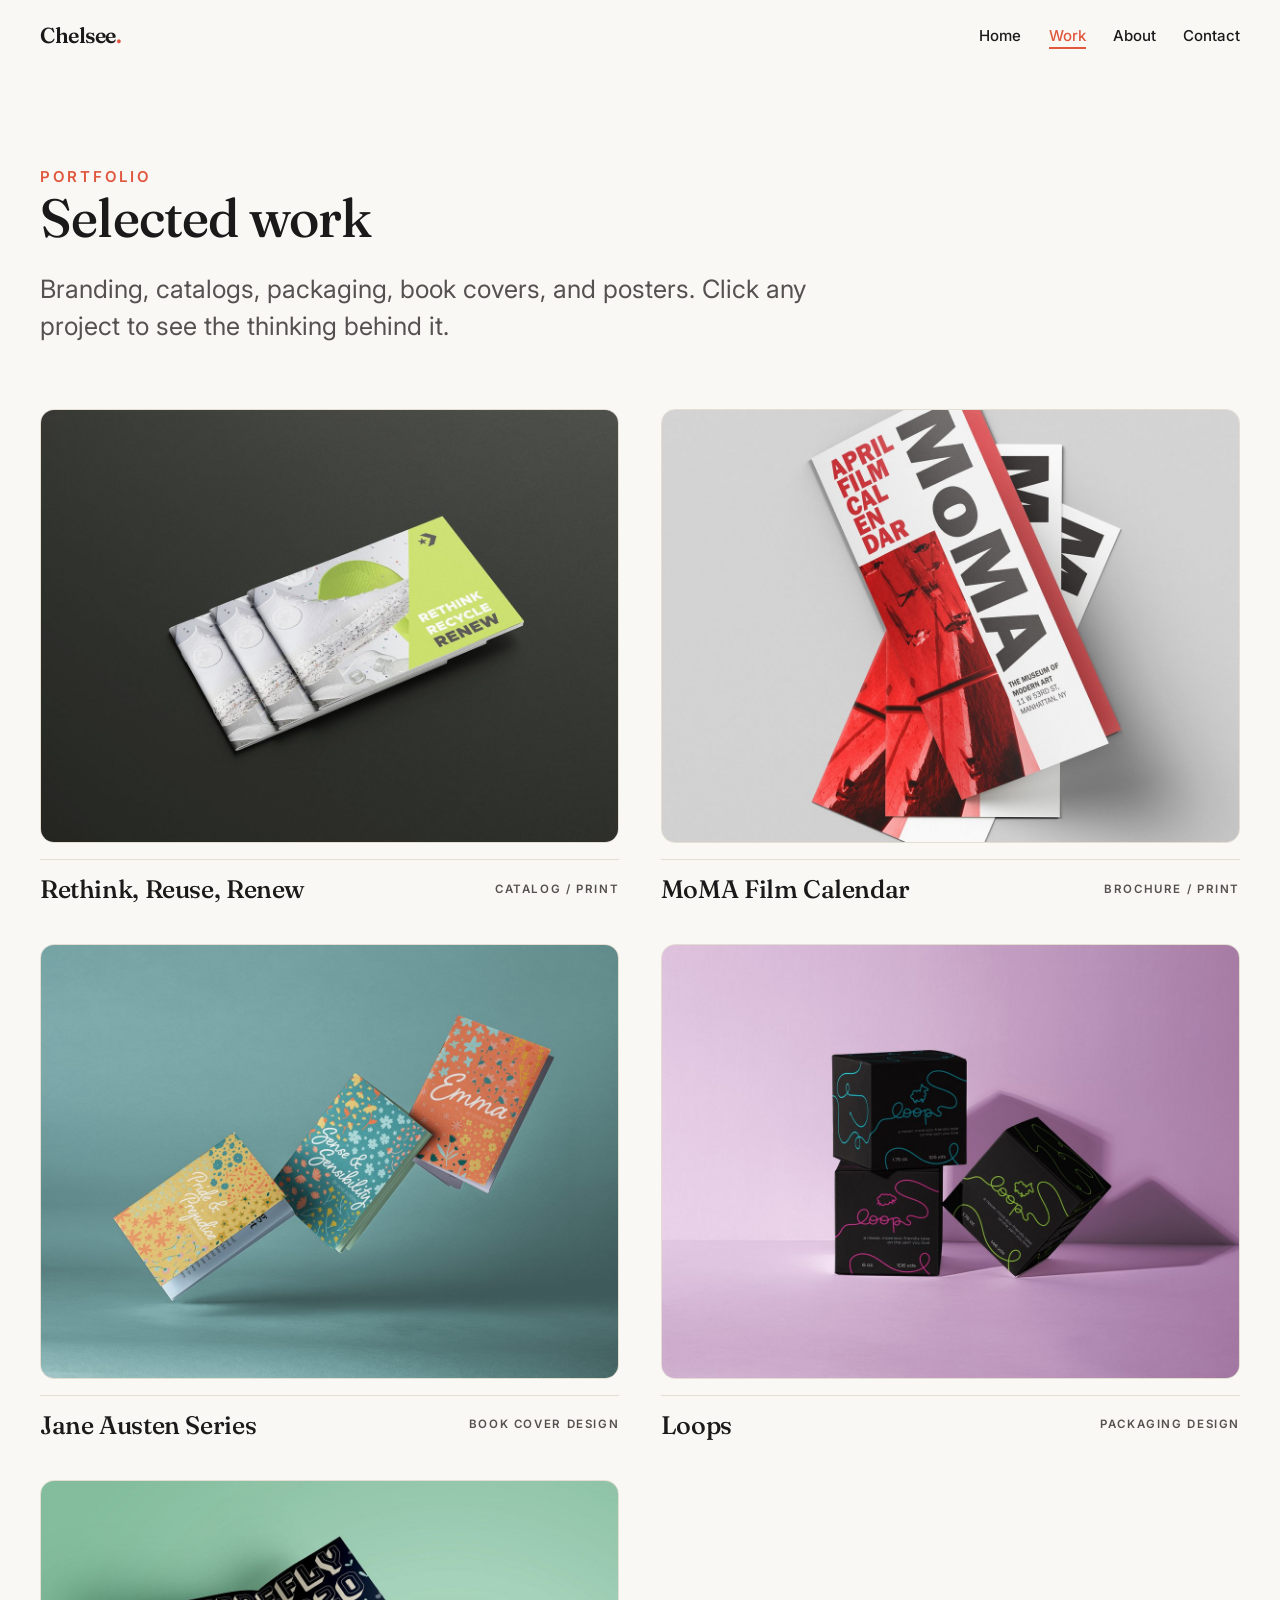
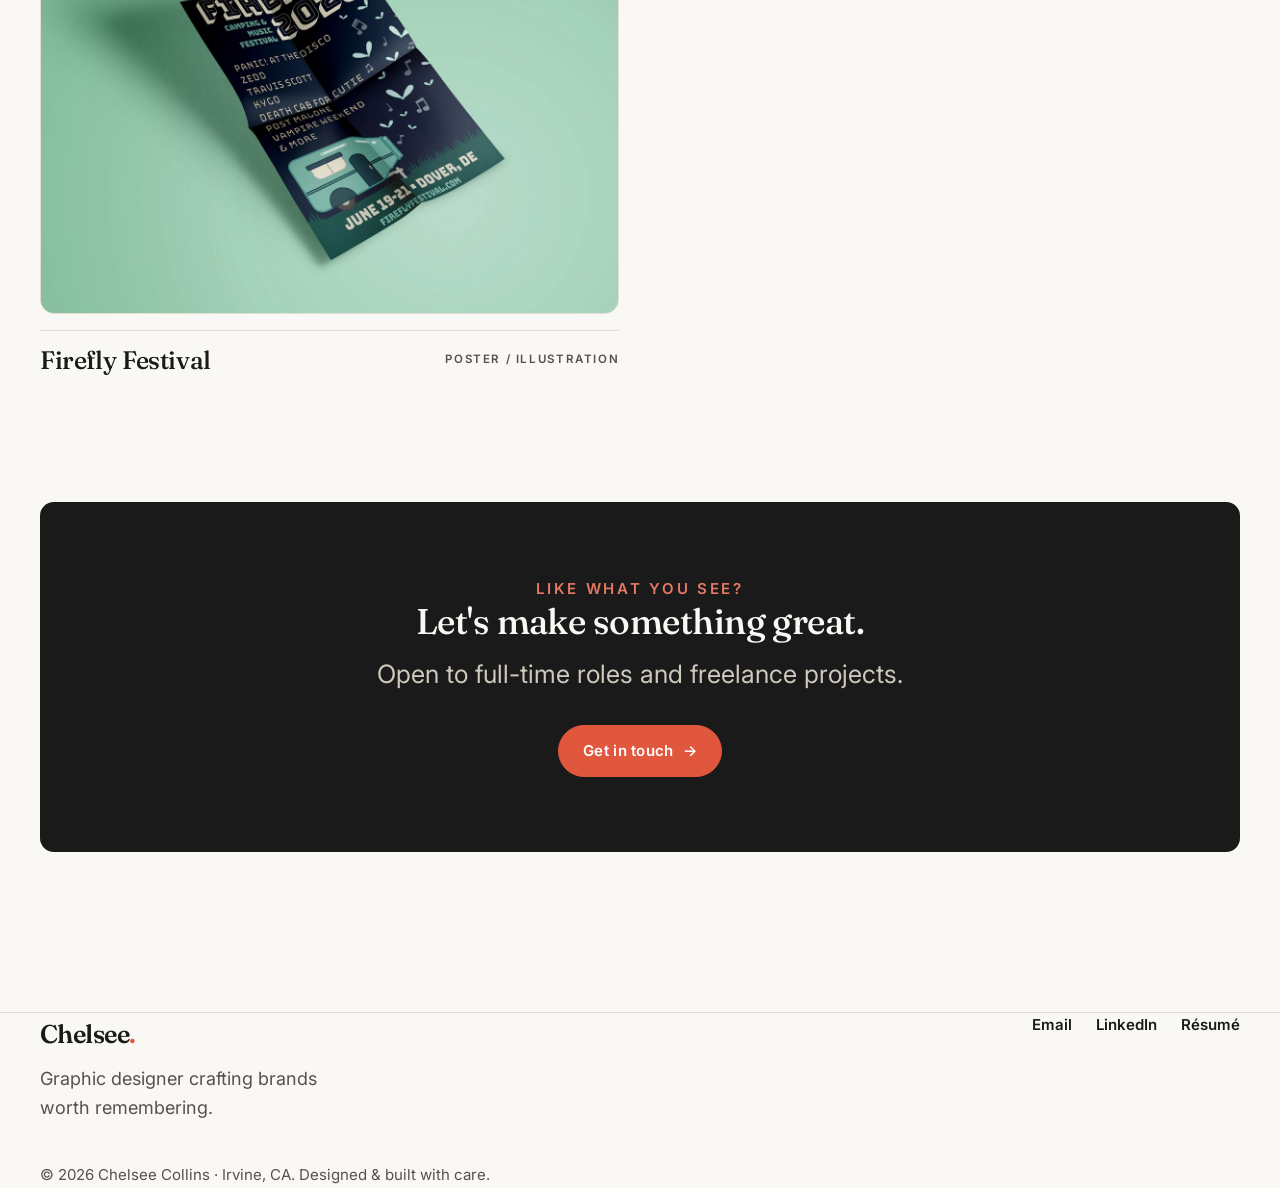
<file: work.html>
<!DOCTYPE html>
<html lang="en">
<head>
  <meta charset="UTF-8" />
  <meta name="viewport" content="width=device-width, initial-scale=1.0" />
  <title>Work — Chelsee Collins</title>
  <meta name="description" content="Selected graphic design projects by Chelsee Collins: branding, catalogs, packaging, book covers, and posters." />
  <link rel="icon" type="image/svg+xml" href="assets/img/favicon.svg" />
  <link rel="preconnect" href="https://fonts.googleapis.com" />
  <link rel="preconnect" href="https://fonts.gstatic.com" crossorigin />
  <link href="https://fonts.googleapis.com/css2?family=Fraunces:ital,opsz,wght@0,9..144,400;0,9..144,500;0,9..144,600;1,9..144,500&family=Inter:wght@400;500;600;700;800&display=swap" rel="stylesheet" />
  <link rel="stylesheet" href="css/style.css" />
</head>
<body>
  <a class="skip-link" href="#main">Skip to content</a>
  <header class="site-header">
    <div class="wrap nav">
      <a class="brand" href="index.html">Chelsee<span>.</span></a>
      <nav aria-label="Primary">
        <button class="nav-toggle" aria-expanded="false" aria-controls="nav-links" aria-label="Toggle menu"><span></span><span></span><span></span></button>
        <ul class="nav-links" id="nav-links">
          <li><a href="index.html">Home</a></li>
          <li><a href="work.html" aria-current="page">Work</a></li>
          <li><a href="about.html">About</a></li>
          <li><a href="contact.html">Contact</a></li>
        </ul>
      </nav>
    </div>
  </header>

  <main id="main">
    <section class="hero wrap">
      <p class="eyebrow reveal">Portfolio</p>
      <h1 class="reveal">Selected work</h1>
      <p class="lead reveal" style="max-width:52ch;">Branding, catalogs, packaging, book covers, and posters. Click any project to see the thinking behind it.</p>
    </section>

    <section class="wrap" style="padding-bottom:clamp(3.5rem,2rem+8vw,8rem);">
      <div class="work-grid">
        <a class="project-card reveal" href="project-converse.html">
          <div class="thumb"><img src="assets/work/brochure-cover.jpg" alt="Converse Rethink, Reuse, Renew catalog" loading="lazy" /></div>
          <div class="meta"><h3>Rethink, Reuse, Renew</h3><p class="tags">Catalog / Print</p></div>
        </a>
        <a class="project-card reveal" href="project-moma.html">
          <div class="thumb"><img src="assets/work/mailer-cover.jpg" alt="MoMA April Film Calendar tri-fold brochure" loading="lazy" /></div>
          <div class="meta"><h3>MoMA Film Calendar</h3><p class="tags">Brochure / Print</p></div>
        </a>
        <a class="project-card reveal" href="project-austen.html">
          <div class="thumb"><img src="assets/work/books-cover.jpg" alt="Jane Austen book cover series" loading="lazy" /></div>
          <div class="meta"><h3>Jane Austen Series</h3><p class="tags">Book Cover Design</p></div>
        </a>
        <a class="project-card reveal" href="project-loops.html">
          <div class="thumb"><img src="assets/work/loops-cover.jpg" alt="Loops product packaging design" loading="lazy" /></div>
          <div class="meta"><h3>Loops</h3><p class="tags">Packaging Design</p></div>
        </a>
        <a class="project-card reveal" href="project-firefly.html">
          <div class="thumb"><img src="assets/work/poster-cover.jpg" alt="Firefly 2020 festival poster" loading="lazy" /></div>
          <div class="meta"><h3>Firefly Festival</h3><p class="tags">Poster / Illustration</p></div>
        </a>
      </div>
    </section>

    <section class="section wrap">
      <div class="cta-band reveal">
        <p class="eyebrow">Like what you see?</p>
        <h2>Let's make something great.</h2>
        <p class="lead" style="color:#cfc8bd;max-width:42ch;margin:1rem auto 2rem;">Open to full-time roles and freelance projects.</p>
        <a class="btn" href="contact.html">Get in touch <span class="arrow">→</span></a>
      </div>
    </section>
  </main>

  <footer class="site-footer">
    <div class="wrap">
      <div class="footer-grid">
        <div>
          <a class="brand" href="index.html">Chelsee<span>.</span></a>
          <p class="muted" style="margin-top:0.5rem;max-width:30ch;">Graphic designer crafting brands worth remembering.</p>
        </div>
        <nav class="footer-social" aria-label="Social">
          <a href="mailto:chelseecollins1@gmail.com">Email</a>
          <a href="https://www.linkedin.com/in/chelsee-collins" target="_blank" rel="noopener">LinkedIn</a>
          <a href="assets/Chelsee-Collins-Resume.pdf" download>Résumé</a>
        </nav>
      </div>
      <p class="footer-bottom">© <span data-year>2026</span> Chelsee Collins · Irvine, CA. Designed &amp; built with care.</p>
    </div>
  </footer>
  <script src="js/main.js"></script>
</body>
</html>
</file>
<file: css/style.css>
/* ============================================================
   Chelsee Collins — Portfolio
   Design system + components
   ------------------------------------------------------------
   To rebrand quickly, change the CSS variables in :root below.
   ============================================================ */

/* ---------- Design tokens ---------- */
:root {
  /* Color */
  --ink:        #1a1a1a;   /* primary text */
  --ink-soft:   #555150;   /* secondary text */
  --paper:      #faf8f4;   /* page background */
  --paper-2:    #f1ede5;   /* card / alt background */
  --line:       #e3ddd2;   /* hairline borders */
  --accent:     #e0573e;   /* brand accent (swap to rebrand) */
  --accent-ink: #b8442f;   /* accent on hover */
  --white:      #ffffff;

  /* Type */
  --font-display: "Fraunces", Georgia, "Times New Roman", serif;
  --font-body:    "Inter", -apple-system, BlinkMacSystemFont, "Segoe UI", Roboto, sans-serif;

  /* Fluid type scale */
  --step--1: clamp(0.83rem, 0.78rem + 0.2vw, 0.94rem);
  --step-0:  clamp(1rem, 0.95rem + 0.25vw, 1.13rem);
  --step-1:  clamp(1.25rem, 1.1rem + 0.6vw, 1.6rem);
  --step-2:  clamp(1.6rem, 1.35rem + 1.1vw, 2.4rem);
  --step-3:  clamp(2.1rem, 1.6rem + 2.2vw, 3.6rem);
  --step-4:  clamp(2.9rem, 1.7rem + 5.2vw, 7rem);

  /* Spacing / layout */
  --space:    clamp(1.25rem, 1rem + 1.2vw, 2rem);
  --gutter:   clamp(1.5rem, 1rem + 3vw, 5rem);
  --maxw:     1200px;
  --radius:   14px;

  --ease: cubic-bezier(0.22, 1, 0.36, 1);
}

/* ---------- Reset ---------- */
*, *::before, *::after { box-sizing: border-box; }
* { margin: 0; }
html { -webkit-text-size-adjust: 100%; scroll-behavior: smooth; }
@media (prefers-reduced-motion: reduce) {
  html { scroll-behavior: auto; }
  *, *::before, *::after { animation-duration: 0.001ms !important; transition-duration: 0.001ms !important; }
}
body {
  font-family: var(--font-body);
  font-size: var(--step-0);
  line-height: 1.65;
  color: var(--ink);
  background: var(--paper);
  -webkit-font-smoothing: antialiased;
  text-rendering: optimizeLegibility;
}
img, svg { display: block; max-width: 100%; height: auto; }
a { color: inherit; text-decoration: none; }
ul { list-style: none; padding: 0; }
button { font: inherit; cursor: pointer; }

/* ---------- Typography ---------- */
h1, h2, h3, h4 { font-family: var(--font-display); font-weight: 500; line-height: 1.08; letter-spacing: -0.015em; }
.display { font-size: var(--step-4); font-weight: 500; letter-spacing: -0.03em; }
h1 { font-size: var(--step-3); }
h2 { font-size: var(--step-2); }
h3 { font-size: var(--step-1); }
.eyebrow {
  font-family: var(--font-body);
  font-size: var(--step--1);
  font-weight: 600;
  letter-spacing: 0.18em;
  text-transform: uppercase;
  color: var(--accent);
}
.lead { font-size: var(--step-1); line-height: 1.45; color: var(--ink-soft); font-family: var(--font-body); }
.muted { color: var(--ink-soft); }

/* ---------- Layout helpers ---------- */
.wrap { width: min(100% - 2 * var(--space), var(--maxw)); margin-inline: auto; }
.section { padding-block: clamp(3.5rem, 2rem + 8vw, 8rem); }
.stack > * + * { margin-top: 1.25rem; }
.center { text-align: center; }

/* ---------- Buttons ---------- */
.btn {
  display: inline-flex; align-items: center; gap: 0.6em;
  padding: 0.85em 1.6em;
  font-weight: 600; font-size: var(--step--1); letter-spacing: 0.02em;
  border-radius: 100px;
  border: 1.5px solid var(--ink);
  background: var(--ink); color: var(--paper);
  transition: transform 0.25s var(--ease), background 0.25s, color 0.25s, border-color 0.25s;
}
.btn:hover { background: var(--accent); border-color: var(--accent); color: var(--white); transform: translateY(-2px); }
.btn--ghost { background: transparent; color: var(--ink); }
.btn--ghost:hover { background: var(--ink); color: var(--paper); border-color: var(--ink); }
.btn .arrow { transition: transform 0.25s var(--ease); }
.btn:hover .arrow { transform: translateX(3px); }

.text-link {
  display: inline-flex; align-items: center; gap: 0.4em;
  font-weight: 600; border-bottom: 1.5px solid var(--accent); padding-bottom: 1px;
  transition: color 0.2s, gap 0.2s;
}
.text-link:hover { color: var(--accent); gap: 0.7em; }

/* ---------- Header / Nav ---------- */
.site-header {
  position: sticky; top: 0; z-index: 50;
  background: var(--paper);
  border-bottom: 1px solid transparent;
  transition: border-color 0.3s, box-shadow 0.3s;
}
.site-header.scrolled { box-shadow: 0 1px 0 var(--line); }
.site-header.scrolled { border-bottom-color: var(--line); }
.nav { display: flex; align-items: center; justify-content: space-between; padding-block: 1.1rem; }
.brand { font-family: var(--font-display); font-size: 1.35rem; font-weight: 600; letter-spacing: -0.02em; }
.brand span { color: var(--accent); }
.nav-links { display: flex; gap: clamp(1rem, 0.5rem + 1.5vw, 2.5rem); align-items: center; }
.nav-links a { font-size: var(--step--1); font-weight: 500; position: relative; }
.nav-links a::after {
  content: ""; position: absolute; left: 0; bottom: -4px; height: 2px; width: 0; background: var(--accent);
  transition: width 0.3s var(--ease);
}
.nav-links a:hover::after, .nav-links a[aria-current="page"]::after { width: 100%; }
.nav-links a[aria-current="page"] { color: var(--accent); }

.nav-toggle { display: none; flex-direction: column; gap: 5px; background: none; border: 0; padding: 8px; }
.nav-toggle span { width: 24px; height: 2px; background: var(--ink); transition: transform 0.3s, opacity 0.3s; }
.nav-toggle[aria-expanded="true"] span:nth-child(1) { transform: translateY(7px) rotate(45deg); }
.nav-toggle[aria-expanded="true"] span:nth-child(2) { opacity: 0; }
.nav-toggle[aria-expanded="true"] span:nth-child(3) { transform: translateY(-7px) rotate(-45deg); }

@media (max-width: 760px) {
  .nav-toggle { display: flex; }
  .nav-links {
    position: fixed; inset: 0 0 0 auto; width: min(78vw, 320px);
    flex-direction: column; align-items: flex-start; justify-content: center; gap: 1.75rem;
    background: var(--paper); padding: var(--gutter);
    transform: translateX(100%); transition: transform 0.4s var(--ease);
    box-shadow: -20px 0 60px rgba(0,0,0,0.08);
  }
  .nav-links.open { transform: translateX(0); }
  .nav-links a { font-size: var(--step-1); font-family: var(--font-display); }
}

/* ---------- Hero ---------- */
.hero { padding-top: clamp(2.5rem, 1rem + 6vw, 6rem); padding-bottom: clamp(2rem, 1rem + 4vw, 4rem); }
.hero .display { max-width: 16ch; }
.hero .display em { font-style: italic; color: var(--accent); }
.hero .lead { max-width: 52ch; margin-top: 1.5rem; }
.hero-actions { display: flex; flex-wrap: wrap; gap: 1rem; margin-top: 2.25rem; }
.hero-meta {
  display: flex; flex-wrap: wrap; gap: 1.5rem 2.5rem; margin-top: 3rem;
  padding-top: 2rem; border-top: 1px solid var(--line);
}
.hero-meta div { min-width: 120px; }
.hero-meta dt { font-size: var(--step--1); color: var(--ink-soft); margin-bottom: 0.25rem; }
.hero-meta dd { font-family: var(--font-display); font-size: var(--step-1); }

/* ---------- Oversized wordmark band (Maybe-inspired) ---------- */
.wordmark-band {
  background: var(--ink); color: var(--paper);
  overflow: hidden;
  padding-block: clamp(2.75rem, 1.5rem + 5vw, 6rem);
  margin-block: clamp(1.5rem, 1rem + 2vw, 3rem);
}
.wm-top {
  display: flex; justify-content: space-between; flex-wrap: wrap; gap: 0.5rem 2rem;
  font-size: var(--step--1); font-weight: 600; letter-spacing: 0.18em; text-transform: uppercase;
  color: color-mix(in srgb, var(--paper) 60%, transparent);
  padding-bottom: clamp(1rem, 0.5rem + 1.5vw, 2rem);
  border-bottom: 1px solid color-mix(in srgb, var(--paper) 18%, transparent);
}
.wm-top span:first-child { color: color-mix(in srgb, var(--accent) 85%, white); }
.wordmark {
  font-family: var(--font-body);
  font-weight: 800; text-transform: uppercase;
  letter-spacing: -0.045em; line-height: 0.86;
  font-size: clamp(3.2rem, 0.5rem + 13.5vw, 13rem);
  margin-top: clamp(1rem, 0.5rem + 2vw, 2.5rem);
}
.wordmark .reg { color: var(--accent); font-size: 0.32em; vertical-align: super; letter-spacing: 0; }
.wordmark-band .wm-foot {
  display: flex; justify-content: space-between; flex-wrap: wrap; gap: 0.5rem 2rem;
  margin-top: clamp(1.25rem, 0.75rem + 2vw, 2.5rem);
  font-size: var(--step--1); color: color-mix(in srgb, var(--paper) 70%, transparent); max-width: none;
}
.wordmark-band .wm-foot a { border-bottom: 1.5px solid var(--accent); padding-bottom: 1px; font-weight: 600; }
.wordmark-band .wm-foot a:hover { color: var(--accent); }

/* ---------- Scrolling marquee ticker (Maybe-inspired) ---------- */
.marquee {
  background: var(--accent); color: var(--white);
  border-block: 1.5px solid var(--ink);
  overflow: hidden; padding-block: 0.85rem;
  display: flex; user-select: none;
}
.marquee__track {
  display: flex; flex-shrink: 0; align-items: center; gap: 2.5rem;
  white-space: nowrap; padding-right: 2.5rem;
  animation: marquee-scroll 30s linear infinite;
}
.marquee:hover .marquee__track { animation-play-state: paused; }
.marquee__track span {
  font-family: var(--font-display); font-weight: 500;
  font-size: var(--step-1); text-transform: uppercase; letter-spacing: 0.02em;
}
.marquee__track .sep { color: color-mix(in srgb, white 65%, var(--accent)); font-size: 0.8em; }
@keyframes marquee-scroll { from { transform: translateX(0); } to { transform: translateX(-100%); } }
@media (prefers-reduced-motion: reduce) {
  .marquee__track { animation: none; }
  .marquee { justify-content: center; }
}

/* ---------- "What I do" pill list (Maybe "What We Do") ---------- */
.do-list { display: flex; flex-direction: column; gap: clamp(0.75rem, 0.5rem + 1vw, 1.25rem); margin-top: clamp(1.5rem, 1rem + 2vw, 2.5rem); }
.do-pill {
  display: flex; align-items: center; justify-content: space-between; gap: 1.5rem;
  padding: clamp(1rem, 0.7rem + 1.4vw, 1.7rem) clamp(1.4rem, 0.9rem + 2vw, 2.4rem);
  border-radius: 100px; border: 1.5px solid var(--ink);
  font-family: var(--font-display); font-weight: 500; line-height: 1.05;
  font-size: clamp(1.4rem, 1rem + 1.8vw, 2.3rem);
  transition: background 0.3s var(--ease), color 0.3s, transform 0.3s var(--ease);
}
.do-pill:nth-child(even) { background: var(--paper-2); }
.do-pill .ico {
  flex: 0 0 auto; width: 1.9em; height: 1.9em; border-radius: 50%;
  border: 1.5px solid currentColor; display: grid; place-items: center;
  font-size: 0.62em; transition: transform 0.3s var(--ease), background 0.3s, color 0.3s, border-color 0.3s;
}
.do-pill:hover { background: var(--ink); color: var(--paper); transform: translateX(8px); }
.do-pill:hover .ico { background: var(--accent); border-color: var(--accent); color: var(--white); transform: rotate(45deg); }

/* ---------- Section heading ---------- */
.section-head { display: flex; align-items: flex-end; justify-content: space-between; gap: 1.5rem; flex-wrap: wrap; margin-bottom: clamp(2rem, 1rem + 3vw, 3.5rem); }
.section-head .eyebrow { margin-bottom: 0.6rem; }

/* ---------- Work grid ---------- */
.work-grid { display: grid; grid-template-columns: repeat(2, 1fr); gap: clamp(1.5rem, 1rem + 2vw, 3rem); }
@media (max-width: 640px) { .work-grid { grid-template-columns: 1fr; } }

.project-card { display: block; }
.project-card .thumb {
  position: relative; overflow: hidden; border-radius: var(--radius);
  background: var(--paper-2); aspect-ratio: 4 / 3;
  border: 1px solid var(--line);
}
.project-card .thumb img { width: 100%; height: 100%; object-fit: cover; transition: transform 0.7s var(--ease); }
.project-card:hover .thumb img { transform: scale(1.04); }
.project-card .thumb::after {
  content: "View case study →";
  position: absolute; inset: auto 0 0 0; padding: 1.5rem 1.25rem 1.1rem;
  font-size: var(--step--1); font-weight: 600; color: var(--white);
  background: linear-gradient(to top, rgba(0,0,0,0.55), transparent);
  opacity: 0; transform: translateY(8px); transition: opacity 0.3s, transform 0.3s;
}
.project-card:hover .thumb::after { opacity: 1; transform: translateY(0); }
.project-card .meta { display: flex; justify-content: space-between; align-items: center; gap: 1rem; margin-top: 1rem; padding-top: 0.95rem; border-top: 1px solid var(--line); transition: border-color 0.3s; }
.project-card:hover .meta { border-top-color: var(--ink); }
.project-card .meta h3 { font-size: var(--step-1); }
.project-card .tags { font-size: 0.72rem; font-weight: 600; letter-spacing: 0.14em; text-transform: uppercase; color: var(--ink-soft); text-align: right; white-space: nowrap; }

/* Feature first card on home */
.work-grid.featured .project-card:first-child { grid-column: 1 / -1; }
.work-grid.featured .project-card:first-child .thumb { aspect-ratio: 16 / 7; }
@media (max-width: 640px) {
  .work-grid.featured .project-card:first-child .thumb { aspect-ratio: 4 / 3; }
}

/* ---------- About preview / split ---------- */
.split { display: grid; grid-template-columns: 1fr 1fr; gap: clamp(2rem, 1rem + 4vw, 5rem); align-items: center; }
@media (max-width: 800px) { .split { grid-template-columns: 1fr; } }
.split .media { border-radius: var(--radius); overflow: hidden; border: 1px solid var(--line); background: var(--paper-2); }
.split .media img { width: 100%; aspect-ratio: 4/5; object-fit: cover; }

/* Designed brand card (used in place of a portrait photo) */
.brand-card {
  position: relative; overflow: hidden;
  aspect-ratio: 4 / 5;
  border-radius: var(--radius);
  background: var(--ink); color: var(--paper);
  padding: clamp(1.5rem, 1rem + 2.5vw, 2.75rem);
  display: flex; flex-direction: column; justify-content: space-between; gap: 1rem;
}
.brand-card > * { position: relative; z-index: 2; }
.brand-card .bc-eyebrow {
  font-size: var(--step--1); font-weight: 600; letter-spacing: 0.18em; text-transform: uppercase;
  color: color-mix(in srgb, var(--accent) 80%, white);
}
.brand-card .bc-name {
  font-family: var(--font-display); font-weight: 500; line-height: 0.98;
  font-size: clamp(2.6rem, 1.6rem + 4.5vw, 4.5rem); letter-spacing: -0.02em;
}
.brand-card .bc-name b { color: var(--accent); font-weight: 500; }
.brand-card .bc-foot { font-size: var(--step--1); color: color-mix(in srgb, var(--paper) 65%, transparent); }
.brand-card .bc-blob { position: absolute; z-index: 1; border-radius: 50%; pointer-events: none; }
.brand-card .bc-blob--1 { width: 62%; aspect-ratio: 1; background: var(--accent); right: -14%; bottom: -14%; }
.brand-card .bc-blob--2 { width: 34%; aspect-ratio: 1; right: 26%; top: 12%; border: 2px solid color-mix(in srgb, var(--paper) 28%, transparent); }

/* ---------- Skills / list grid ---------- */
.cols-3 { display: grid; grid-template-columns: repeat(3, 1fr); gap: clamp(1.5rem, 1rem + 2vw, 2.5rem); }
@media (max-width: 720px) { .cols-3 { grid-template-columns: 1fr; } }
.skill h3 { font-size: var(--step-1); margin-bottom: 0.5rem; }
.skill p { color: var(--ink-soft); font-size: var(--step--1); }
.chips { display: flex; flex-wrap: wrap; gap: 0.6rem; margin-top: 0.75rem; }
.chip { font-size: var(--step--1); padding: 0.35em 0.9em; border: 1px solid var(--line); border-radius: 100px; background: var(--white); }

/* ---------- CTA band ---------- */
.cta-band { background: var(--ink); color: var(--paper); border-radius: var(--radius); padding: clamp(2.5rem, 1.5rem + 4vw, 5rem); text-align: center; }
.cta-band h2 { color: var(--paper); }
.cta-band .eyebrow { color: color-mix(in srgb, var(--accent) 80%, white); }
.cta-band .btn { background: var(--accent); border-color: var(--accent); color: var(--white); }
.cta-band .btn:hover { background: var(--white); color: var(--ink); border-color: var(--white); }

/* ---------- Case study ---------- */
.case-hero { padding-top: clamp(2rem,1rem+4vw,4rem); }
.case-hero h1 { max-width: 18ch; margin-top: 0.75rem; }
.case-cover { margin-top: clamp(2rem,1rem+3vw,3.5rem); border-radius: var(--radius); overflow: hidden; border: 1px solid var(--line); }
.case-cover img { width: 100%; aspect-ratio: 16/9; object-fit: cover; }
.case-facts { display: grid; grid-template-columns: repeat(4, 1fr); gap: 1.5rem; margin-top: 2.5rem; padding-top: 2rem; border-top: 1px solid var(--line); }
@media (max-width: 720px) { .case-facts { grid-template-columns: repeat(2, 1fr); } }
.case-facts dt { font-size: var(--step--1); color: var(--ink-soft); margin-bottom: 0.3rem; }
.case-facts dd { font-weight: 600; }
.prose { max-width: 65ch; }
.prose h2 { margin-top: 2.5rem; }
.prose p { margin-top: 1rem; color: var(--ink-soft); }
.prose p strong { color: var(--ink); }
.gallery { display: grid; grid-template-columns: repeat(2,1fr); gap: 1.5rem; margin-top: 2.5rem; }
@media (max-width: 640px){ .gallery { grid-template-columns: 1fr; } }
.gallery img, .gallery .ph { border-radius: var(--radius); border: 1px solid var(--line); width: 100%; aspect-ratio: 4/3; object-fit: cover; }
.gallery .wide { grid-column: 1 / -1; aspect-ratio: 16/8; }

/* ---------- Contact ---------- */
.contact-grid { display: grid; grid-template-columns: 1fr 1fr; gap: clamp(2rem,1rem+4vw,4rem); }
@media (max-width: 800px){ .contact-grid { grid-template-columns: 1fr; } }
.field { margin-bottom: 1.25rem; }
.field label { display: block; font-size: var(--step--1); font-weight: 600; margin-bottom: 0.4rem; }
.field input, .field textarea {
  width: 100%; padding: 0.8em 1em; font: inherit; font-size: var(--step-0);
  border: 1.5px solid var(--line); border-radius: 10px; background: var(--white); color: var(--ink);
  transition: border-color 0.2s;
}
.field input:focus, .field textarea:focus { outline: none; border-color: var(--accent); }
.field textarea { resize: vertical; min-height: 140px; }
.contact-list a { display: block; font-family: var(--font-display); font-size: var(--step-1); padding: 0.5em 0; border-bottom: 1px solid var(--line); transition: color 0.2s, padding-left 0.2s; }
.contact-list a:hover { color: var(--accent); padding-left: 0.5rem; }

/* ---------- Footer ---------- */
.site-footer { border-top: 1px solid var(--line); padding-block: clamp(2.5rem,1.5rem+3vw,4rem); margin-top: 2rem; }
.footer-grid { display: flex; justify-content: space-between; align-items: flex-start; gap: 2rem; flex-wrap: wrap; }
.footer-grid .brand { font-size: 1.6rem; }
.footer-social { display: flex; gap: 1.5rem; }
.footer-social a { font-size: var(--step--1); font-weight: 600; }
.footer-social a:hover { color: var(--accent); }
.footer-bottom { margin-top: 2.5rem; font-size: var(--step--1); color: var(--ink-soft); }

/* ---------- Scroll reveal ---------- */
.reveal { opacity: 0; transform: translateY(24px); transition: opacity 0.7s var(--ease), transform 0.7s var(--ease); }
.reveal.in { opacity: 1; transform: none; }

/* ---------- Accessibility ---------- */
:focus-visible { outline: 3px solid var(--accent); outline-offset: 3px; border-radius: 4px; }
.skip-link { position: absolute; left: -9999px; top: 0; background: var(--ink); color: var(--paper); padding: 0.75em 1.25em; z-index: 100; }
.skip-link:focus { left: 1rem; top: 1rem; }
.sr-only { position: absolute; width: 1px; height: 1px; padding: 0; margin: -1px; overflow: hidden; clip: rect(0,0,0,0); white-space: nowrap; border: 0; }
</file>
